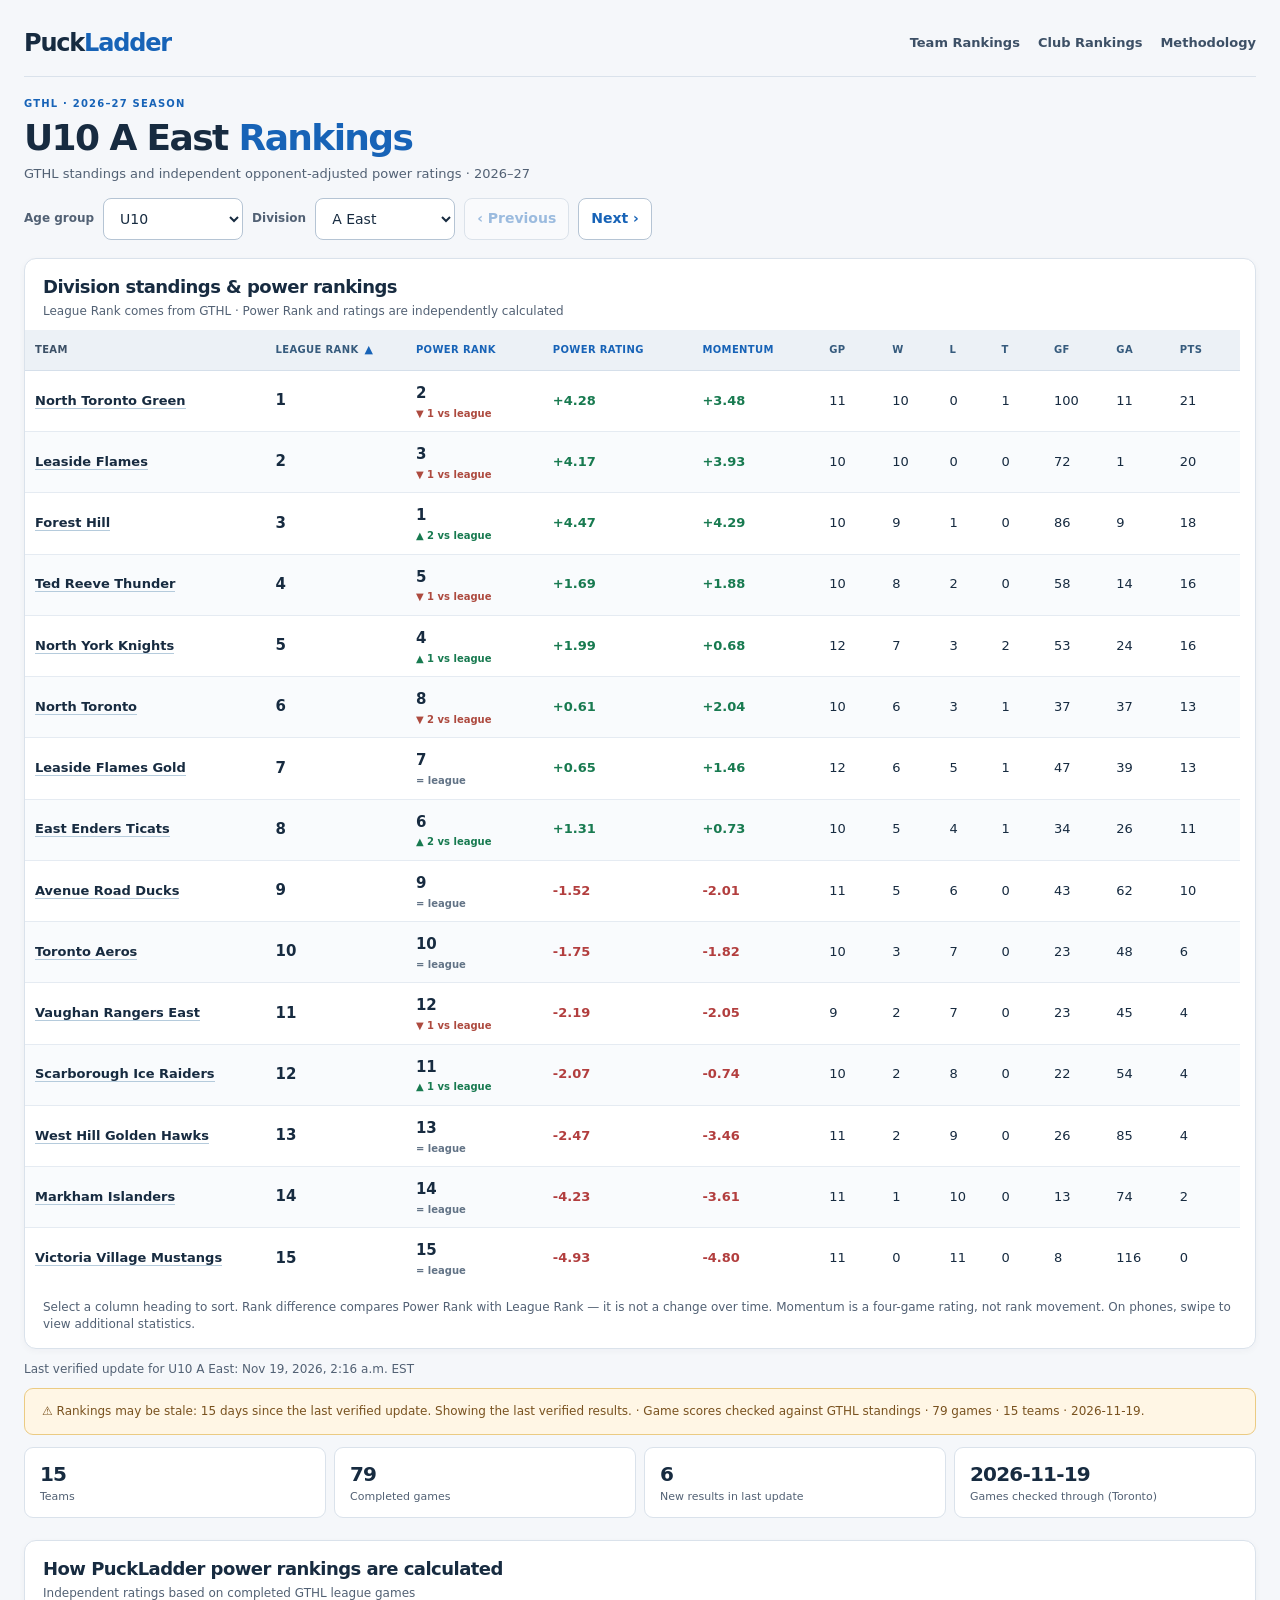
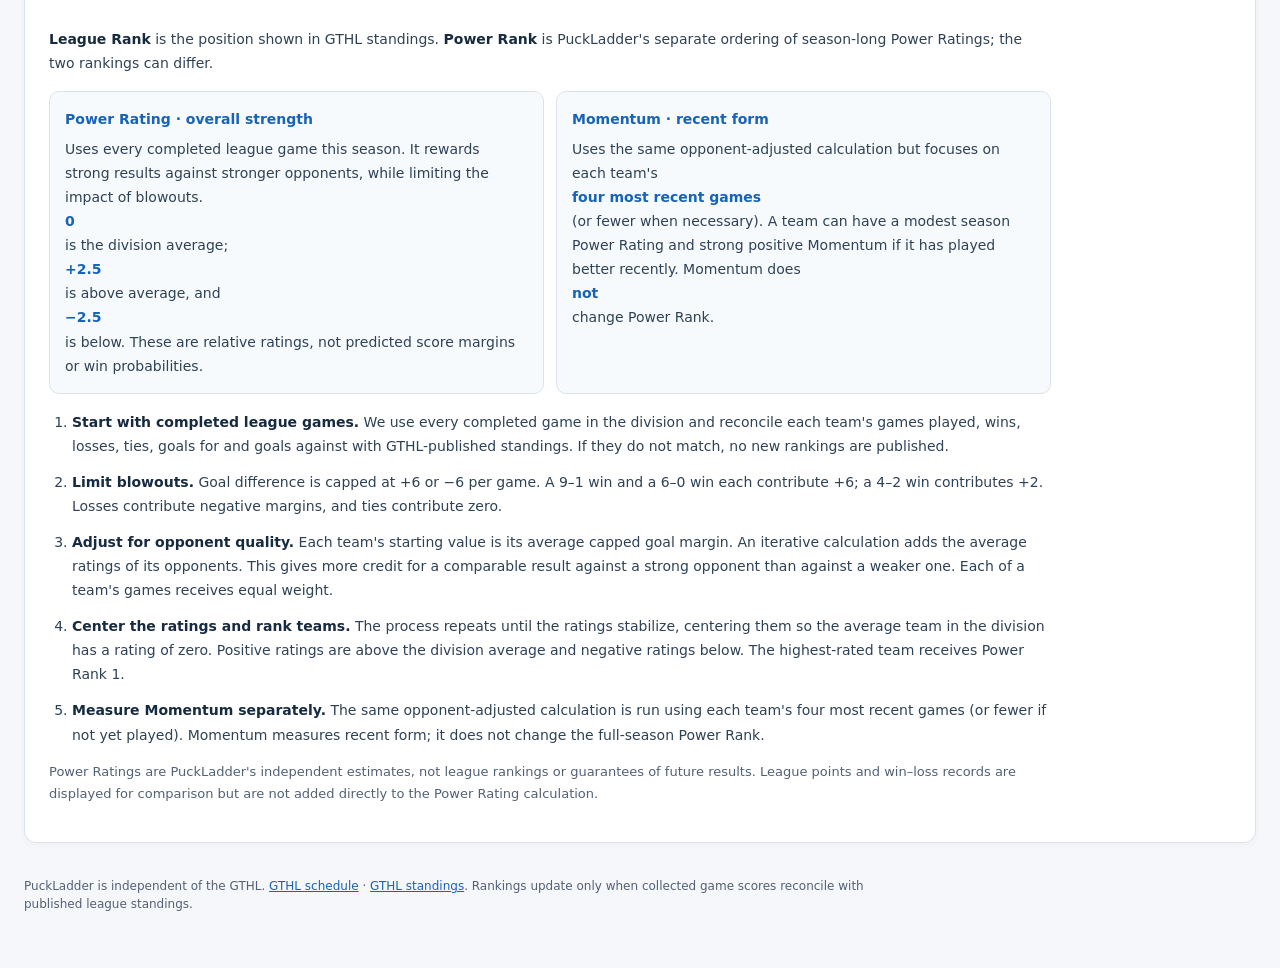
<file: index.html>
<!doctype html>
<html lang="en"><head><meta charset="utf-8"/><meta name="viewport" content="width=device-width,initial-scale=1"/>
<title>PuckLadder · GTHL youth hockey power rankings</title>
<!-- Public content is published from a sanitized, verified snapshot bundle. -->
<meta name="description" content="PuckLadder — Youth Hockey Power Rankings. See where your team stands with opponent-adjusted power rankings and GTHL-published league standings."/>
<style>
:root{color-scheme:dark;--bg:#091626;--panel:#11273c;--muted:#94a9b9;--line:#234055;--fg:#f2f6fa;--accent:#71e8c1;--blue:#8dc7fc}*{box-sizing:border-box}body{margin:0;background:radial-gradient(ellipse at 88% -15%,#164761 0,transparent 55%),var(--bg);font:15px/1.55 system-ui,-apple-system,Segoe UI,sans-serif;color:var(--fg)}.wrap{max-width:1480px;margin:0 auto;padding:24px 26px 80px}nav{display:flex;align-items:center;justify-content:space-between;padding-bottom:24px;border-bottom:1px solid var(--line)}.brand{font-size:22px;font-weight:850;letter-spacing:-.04em}.brand span{color:var(--accent)}.navsmall{color:var(--muted);font-size:12px}.hero{padding:54px 0 27px}.kicker{text-transform:uppercase;letter-spacing:.18em;color:var(--accent);font-weight:750;font-size:11px}h1{font-size:clamp(34px,6vw,56px);letter-spacing:-.055em;line-height:1.08;margin:13px 0 14px}h1 em{font-style:normal;color:var(--blue)}.subtitle{max-width:720px;color:var(--muted)}.metrics{display:grid;grid-template-columns:repeat(4,1fr);gap:12px;margin:20px 0}.metric{border:1px solid var(--line);background:rgba(17,39,60,.8);padding:22px;border-radius:14px}.metric strong{display:block;font-size:27px;letter-spacing:-.04em}.metric small{display:block;color:var(--muted)}.status{padding:14px 17px;border:1px solid #376c5f;background:#102d2e;border-radius:9px;color:#b7f3df;font-size:13px;margin-bottom:22px}.status.warn{border-color:#916b31;background:#3a2817;color:#f9dda5}.panel{border:1px solid var(--line);background:#102236;border-radius:16px;overflow:hidden;margin:18px 0}.panelHead{padding:21px 24px;display:flex;align-items:center;justify-content:space-between;gap:16px;flex-wrap:wrap}.panelHead h2{font-size:19px;letter-spacing:-.03em;margin:0}.panelHead p{color:var(--muted);font-size:13px;margin:3px 0 0}.sortHeader{appearance:none;border:0;background:transparent;color:inherit;font:inherit;letter-spacing:inherit;text-transform:inherit;font-weight:inherit;cursor:pointer;display:inline-flex;align-items:center;gap:6px;text-align:left;padding:0;white-space:nowrap}.sortHeader:hover,.sortHeader:focus-visible{color:#fff;text-decoration:underline;text-underline-offset:3px}.sortHeader:focus-visible{outline:2px solid var(--blue);outline-offset:4px;border-radius:3px}.sortArrow{min-width:12px;font-size:11px;color:var(--accent)}table{width:100%;border-collapse:collapse;font-size:13px}thead{background:#172f45}th{text-align:left;font-weight:550;font-size:11px;text-transform:uppercase;letter-spacing:.08em;color:#9eb7c6;padding:13px 16px}td{padding:13px 16px;border-top:1px solid var(--line)}tr:hover td{background:#193247}.rank{font-size:18px;color:#fff;font-weight:750}.team{font-weight:700}.positive{color:#80edbe}.negative{color:#f0ad9d}.muted{color:var(--muted)}.tableScroll{overflow-x:auto}.label{font-size:10px;background:#22435c;border-radius:100px;padding:4px 9px;color:#bbd8e8}.footer{color:var(--muted);font-size:12px;max-width:850px;margin-top:35px}a{color:#8cd5ff}.loading{padding:30px;color:var(--muted)}.combinedTable{min-width:1150px}.combinedTable th,.combinedTable td{padding:12px 10px;white-space:nowrap}.combinedTable .teamCell{min-width:190px;white-space:normal}.combinedTable .leagueHeading{color:var(--accent)}.combinedTable .powerHeading{color:var(--blue)}.combinedTable .rank{font-size:16px}.teamLink{color:var(--fg);text-decoration:none;border-bottom:1px solid #4f8eae}.teamLink:hover,.teamLink:focus-visible{color:var(--accent);border-color:var(--accent)}.helpText{color:var(--muted);font-size:12px;margin:10px 24px 18px}.divisionToolbar{display:flex;align-items:center;gap:12px;flex-wrap:wrap;margin:18px 0 4px}.divisionToolbar label{font-size:14px;font-weight:700}.divisionToolbar select{padding:10px 14px;background:#102236;border:1px solid #416a81;color:var(--fg);border-radius:8px;min-width:180px;font:inherit}.divisionToolbar select:focus-visible{outline:2px solid var(--accent);outline-offset:2px}.tagline{font-size:18px;font-weight:700;color:var(--fg);margin:14px 0 8px}.intro{max-width:720px;color:var(--muted);margin:0}.record{white-space:nowrap}.methodContent{padding:0 24px 24px;max-width:1050px;color:#cbd9e5;line-height:1.72}.methodContent ol{padding-left:23px}.methodContent li{margin:12px 0}.methodContent strong{color:var(--fg)}.methodContent .note{color:var(--muted);font-size:13px}@media(max-width:750px){.wrap{padding:19px 13px 44px}.metrics{grid-template-columns:repeat(2,1fr)}.hero{padding:28px 0 17px}.metric{padding:15px}.panelHead{padding:16px}.hideMobile{display:none}td,th{padding:12px 9px}table{font-size:12px}}
.freshnessSummary{margin:12px 0;color:var(--muted);font-size:13px}
.methodQuick{display:grid;grid-template-columns:repeat(2,minmax(0,1fr));gap:12px;margin:16px 0}.methodQuick > div{background:#132b40;border:1px solid var(--line);border-radius:10px;padding:15px}.methodQuick strong{display:block;color:var(--blue)}.methodQuick p{margin:6px 0 0;font-size:14px}@media(max-width:650px){.methodQuick{grid-template-columns:1fr}}
/* Responsive navigation and accessible, horizontally scrollable rankings */
html{scroll-behavior:smooth}
.skipLink{position:absolute;top:-100px;left:12px;z-index:20;background:var(--accent);color:#091626;padding:10px 16px;border-radius:8px}
.skipLink:focus{top:8px}
.navLinks{display:flex;gap:18px;align-items:center}
.navLinks a{color:var(--muted);font-size:13px;text-decoration:none}
.navLinks a:hover,.navLinks a:focus-visible{color:var(--accent);text-decoration:underline}
.divisionStep{font:inherit;background:#18354a;color:var(--fg);border:1px solid #416a81;border-radius:8px;padding:10px 13px;min-height:44px;cursor:pointer}
.divisionStep:hover:not(:disabled){border-color:var(--accent)}
.divisionStep:disabled{opacity:.4;cursor:not-allowed}
.tableScroll{overscroll-behavior-x:contain;scrollbar-gutter:stable}
.combinedTable th:first-child,.combinedTable td:first-child{position:sticky;left:0;z-index:2;background:#102236;box-shadow:2px 0 0 var(--line)}
.combinedTable thead th:first-child{background:#172f45;z-index:3}
.combinedTable tbody tr:hover td:first-child{background:#193247}
@media(max-width:750px){
  .navLinks{gap:12px}
  .hero{padding-top:24px}
  .combinedTable{min-width:1010px}
  .combinedTable .teamCell{min-width:165px;max-width:185px}
  .combinedTable th,.combinedTable td{padding:12px 9px}
  .divisionToolbar{gap:8px}
  .divisionToolbar label{width:100%;margin-top:6px}
  .divisionToolbar select{min-height:44px;flex:1;min-width:0}
  .divisionStep{flex:1}
  .panelHead h2{font-size:17px}
}
@media(max-width:400px){.navLinks{gap:8px}.navLinks a{font-size:12px}.brand{font-size:20px}}
@media(prefers-reduced-motion:reduce){html{scroll-behavior:auto}}

/* Theme B · Modern Scorebook: compact, light, data-first, no dependencies. */
:root{color-scheme:light;--bg:#F5F7FA;--panel:#FFFFFF;--muted:#526174;--line:#DAE2EB;--fg:#172B40;--accent:#1763B7;--blue:#1763B7}
body{background:#F5F7FA;color:var(--fg);font:14px/1.45 system-ui,-apple-system,"Segoe UI",sans-serif}
.wrap{max-width:1380px;padding:18px 24px 55px}
nav{padding:8px 0 15px;border-bottom:1px solid #DAE2EB}
.brand{color:#172B40;font-size:24px;letter-spacing:-.05em}
.brand span{color:#1763B7}
.navLinks a{color:#3D5066;font-weight:650}
.navLinks a:hover,.navLinks a:focus-visible{color:#1763B7}
.hero{padding:20px 0 4px}
.kicker{color:#1763B7;font-size:10px;letter-spacing:.12em}
h1{font-size:clamp(26px,3.4vw,36px);letter-spacing:-.045em;line-height:1.15;margin:6px 0}
h1 em{color:#1763B7}
.intro{max-width:none;color:#526174;font-size:13px}
.divisionToolbar{margin:14px 0 2px;gap:9px}
.divisionToolbar label{font-size:12px;color:#526174}
.divisionToolbar select{background:#fff;color:#172B40;border:1px solid #B5C4D4;min-height:42px;min-width:140px;padding:8px 12px}
.divisionStep{background:#fff;color:#1763B7;border:1px solid #B5C4D4;min-height:42px;padding:8px 12px;font-weight:650}
.divisionStep:hover:not(:disabled){border-color:#1763B7;background:#EDF5FF}
.divisionToolbar select:focus-visible,.divisionStep:focus-visible{outline:2px solid #1763B7}
.panel{border:1px solid #DAE2EB;background:#fff;border-radius:12px;margin:12px 0;box-shadow:0 2px 7px rgba(14,40,64,.035)}
.panelHead{padding:15px 18px 10px}
.panelHead h2{font-size:18px;color:#172B40}
.panelHead p{font-size:12px;color:#526174}
thead{background:#ECF1F6}
th{color:#3C5066;border-bottom:1px solid #D5DFEA;letter-spacing:.035em;font-size:10px;font-weight:750}
td{color:#172B40;border-top:1px solid #E5EBF2}
tbody tr:nth-child(even){background:#F9FBFD}
tr:hover td{background:#EAF2FB}
.sortHeader:hover,.sortHeader:focus-visible{color:#1763B7}
.sortArrow{color:#1763B7}
.combinedTable{min-width:980px;font-variant-numeric:tabular-nums}
.combinedTable .leagueHeading{color:#365B7D}
.combinedTable .powerHeading{color:#1763B7}
.combinedTable .rank{color:#172B40;font-size:15px}
.teamLink{color:#172B40;border-bottom:1px solid #B5CBDC;font-weight:700}
.teamLink:hover,.teamLink:focus-visible{color:#1763B7;border-color:#1763B7}
.positive{color:#187A50;font-weight:700}
.negative{color:#B23E3E;font-weight:700}
.rankDifference{display:block;font-size:10px;font-weight:650;line-height:1.15;margin-top:3px;white-space:nowrap}
.rankDifference.better{color:#187A50}.rankDifference.lower{color:#AD4A3F}.rankDifference.even{color:#627386}
.momentumCell{font-variant-numeric:tabular-nums;font-weight:750}
.helpText{color:#526174;margin:10px 18px 15px}
.freshnessSummary{font-size:12px;color:#526174;margin:9px 0}
.status{background:#E9F5EF;border:1px solid #BEDDCE;color:#165939;margin:0 0 12px;font-size:12px}
.status.warn{background:#FFF6E5;color:#79521F;border-color:#EBCB83}
.metrics{grid-template-columns:repeat(4,minmax(0,1fr));gap:8px;margin:10px 0 22px}
.metric{background:#fff;border:1px solid #DAE2EB;padding:12px 15px;border-radius:9px}
.metric strong{color:#172B40;font-size:20px}
.metric small{color:#526174;font-size:11px}
.methodContent{color:#2E4256}
.methodContent strong{color:#172B40}
.methodQuick > div{background:#F7FAFD;border-color:#DAE2EB}
.methodQuick strong{color:#1763B7}
.footer{color:#526174}
a{color:#1763B7}
.skipLink{background:#1763B7;color:#fff}
.tableScroll{scrollbar-color:#B0C2D4 #F5F7FA}
.combinedTable th:first-child,.combinedTable td:first-child{background:#fff;box-shadow:2px 0 0 #DAE2EB}
.combinedTable thead th:first-child{background:#ECF1F6}
.combinedTable tbody tr:nth-child(even) td:first-child{background:#F9FBFD}
.combinedTable tbody tr:hover td:first-child{background:#EAF2FB}
@media(max-width:750px){
 .wrap{padding:10px 10px 36px}.hero{padding:13px 0 2px}
 nav{padding:8px 2px 12px}.brand{font-size:21px}
 .divisionToolbar{display:grid;grid-template-columns:1fr 1fr;gap:6px 8px}
 .divisionToolbar label{width:auto;margin:0;align-self:end}
 .divisionToolbar label[for="ageSelect"]{grid-column:1;grid-row:1}
 #ageSelect{grid-column:1;grid-row:2}
 .divisionToolbar label[for="divisionSelect"]{grid-column:2;grid-row:1}
 #divisionSelect{grid-column:2;grid-row:2}
 .divisionStep{grid-row:3;min-height:40px}
 .combinedTable{min-width:980px}
 .combinedTable th,.combinedTable td{padding:10px 7px}
 .combinedTable th:first-child,.combinedTable td:first-child{position:sticky;left:0;width:148px;min-width:148px;max-width:148px;z-index:3}
 .combinedTable th:nth-child(2),.combinedTable td:nth-child(2){position:sticky;left:148px;width:65px;min-width:65px;max-width:65px;z-index:3;background:#fff;box-shadow:1px 0 0 #DAE2EB}
 .combinedTable th:nth-child(3),.combinedTable td:nth-child(3){position:sticky;left:213px;width:84px;min-width:84px;max-width:84px;z-index:3;background:#fff;box-shadow:2px 0 0 #DAE2EB}
 .combinedTable thead th:nth-child(2),.combinedTable thead th:nth-child(3){background:#ECF1F6;z-index:4}
 .combinedTable tbody tr:nth-child(even) td:nth-child(-n+3){background:#F9FBFD}
 .combinedTable tbody tr:hover td:nth-child(-n+3){background:#EAF2FB}
 .combinedTable .teamCell{min-width:148px;max-width:148px;white-space:normal;overflow-wrap:anywhere}
 .rankDifference{font-size:9px;white-space:normal}
 .panelHead{padding:12px 12px 8px}
 .panelHead h2{font-size:16px}
 .panelHead p{font-size:11px}
 .helpText{margin:9px 12px 12px}
 .metrics{grid-template-columns:repeat(2,minmax(0,1fr))}
 .metric{padding:9px 11px}
 .metric strong{font-size:18px}
}
@media(max-width:365px){
 .combinedTable th:first-child,.combinedTable td:first-child{width:125px;min-width:125px;max-width:125px}
 .combinedTable th:nth-child(2),.combinedTable td:nth-child(2){left:125px}
 .combinedTable th:nth-child(3),.combinedTable td:nth-child(3){left:190px}
 .combinedTable .teamCell{min-width:125px;max-width:125px}
}
</style></head><body><main class="wrap">
<a class="skipLink" href="#rankings">Skip to rankings</a>
<nav><div class="brand">Puck<span>Ladder</span></div><div class="navLinks"><a href="#rankings">Team Rankings</a><a href="./clubs.html">Club Rankings</a><a href="#methodTitle">Methodology</a></div></nav>
<header class="hero"><div class="kicker">GTHL · 2026–27 season</div><h1><span id="ageLabel">U10</span> <span id="divisionLabel">A East</span> <em>Rankings</em></h1><p class="intro">GTHL standings and independent opponent-adjusted power ratings · 2026–27</p><div class="divisionToolbar"><label for="ageSelect">Age group</label><select id="ageSelect" aria-label="Choose age group"><option value="U10">U10</option><option value="U11">U11</option><option value="U12">U12</option><option value="U13">U13</option><option value="U14">U14</option><option value="U15">U15</option><option value="U16">U16</option><option value="U17">U17</option><option value="U18">U18</option></select><label for="divisionSelect">Division</label><select id="divisionSelect" aria-label="Choose division"><option value="a-east">A East</option><option value="a-west">A West</option><option value="aa-east">AA East</option><option value="aa-west">AA West</option><option value="aaa">AAA</option></select><button id="prevDivision" type="button" class="divisionStep" aria-label="Previous division">‹ Previous</button><button id="nextDivision" type="button" class="divisionStep" aria-label="Next division">Next ›</button></div></header>

<section class="panel" id="rankings">
  <div class="panelHead">
    <div><h2>Division standings &amp; power rankings</h2><p>League Rank comes from GTHL · Power Rank and ratings are independently calculated</p></div>
  </div>
  <div class="tableScroll" role="region" aria-label="Scrollable rankings table" tabindex="0">
    <table class="combinedTable">
      <thead><tr>
        <th><button type="button" class="sortHeader" data-sort-key="team" title="Sort by Team"><span>Team</span><span class="sortArrow" aria-hidden="true"></span></button></th>
        <th class="leagueHeading" aria-sort="ascending"><button type="button" class="sortHeader" data-sort-key="leagueRank" title="Sort by League Rank"><span>League Rank</span><span class="sortArrow" aria-hidden="true"></span></button></th>
        <th class="powerHeading"><button type="button" class="sortHeader" data-sort-key="rank" title="Sort by Power Rank"><span>Power Rank</span><span class="sortArrow" aria-hidden="true"></span></button></th>
        <th class="powerHeading"><button type="button" class="sortHeader" data-sort-key="power_rating" title="Sort by Power Rating"><span>Power Rating</span><span class="sortArrow" aria-hidden="true"></span></button></th>
        <th class="powerHeading"><button type="button" class="sortHeader" data-sort-key="momentum_rating" title="Sort by Momentum"><span>Momentum</span><span class="sortArrow" aria-hidden="true"></span></button></th>
        <th class="leagueHeading"><button type="button" class="sortHeader" data-sort-key="gp" title="Sort by GP"><span>GP</span><span class="sortArrow" aria-hidden="true"></span></button></th>
        <th class="leagueHeading"><button type="button" class="sortHeader" data-sort-key="w" title="Sort by W"><span>W</span><span class="sortArrow" aria-hidden="true"></span></button></th>
        <th class="leagueHeading"><button type="button" class="sortHeader" data-sort-key="l" title="Sort by L"><span>L</span><span class="sortArrow" aria-hidden="true"></span></button></th>
        <th class="leagueHeading"><button type="button" class="sortHeader" data-sort-key="t" title="Sort by T"><span>T</span><span class="sortArrow" aria-hidden="true"></span></button></th>
        <th class="leagueHeading"><button type="button" class="sortHeader" data-sort-key="gf" title="Sort by GF"><span>GF</span><span class="sortArrow" aria-hidden="true"></span></button></th>
        <th class="leagueHeading"><button type="button" class="sortHeader" data-sort-key="ga" title="Sort by GA"><span>GA</span><span class="sortArrow" aria-hidden="true"></span></button></th>
        <th class="leagueHeading"><button type="button" class="sortHeader" data-sort-key="pts" title="Sort by PTS"><span>PTS</span><span class="sortArrow" aria-hidden="true"></span></button></th>
      </tr></thead>
      <tbody id="rankBody"><tr><td colspan="12" class="loading">Loading verified rankings and standings...</td></tr></tbody>
    </table>
  </div>
  <p class="helpText">Select a column heading to sort. Rank difference compares Power Rank with League Rank — it is not a change over time. Momentum is a four-game rating, not rank movement. On phones, swipe to view additional statistics.</p>
</section>
<p id="lastUpdated" class="freshnessSummary" aria-live="polite">Last verified update: checking…</p>
<div id="status" class="status warn">Loading verified snapshot...</div>
<div class="metrics"><div class="metric"><strong id="teams">—</strong><small>Teams</small></div><div class="metric"><strong id="games">—</strong><small>Completed games</small></div><div class="metric"><strong id="newGames">—</strong><small>New results in last update</small></div><div class="metric"><strong id="updated">—</strong><small>Games checked through (Toronto)</small></div></div>
<section class="panel" aria-labelledby="methodTitle">
<div class="panelHead"><div><h2 id="methodTitle">How PuckLadder power rankings are calculated</h2><p>Independent ratings based on completed GTHL league games</p></div></div>
<div class="methodContent">
<p><strong>League Rank</strong> is the position shown in GTHL standings. <strong>Power Rank</strong> is PuckLadder's separate ordering of season-long Power Ratings; the two rankings can differ.</p>
<div class="methodQuick">
<div><strong>Power Rating · overall strength</strong><p>Uses every completed league game this season. It rewards strong results against stronger opponents, while limiting the impact of blowouts. <strong>0</strong> is the division average; <strong>+2.5</strong> is above average, and <strong>−2.5</strong> is below. These are relative ratings, not predicted score margins or win probabilities.</p></div>
<div><strong>Momentum · recent form</strong><p>Uses the same opponent-adjusted calculation but focuses on each team's <strong>four most recent games</strong> (or fewer when necessary). A team can have a modest season Power Rating and strong positive Momentum if it has played better recently. Momentum does <strong>not</strong> change Power Rank.</p></div>
</div>
<ol>
<li><strong>Start with completed league games.</strong> We use every completed game in the division and reconcile each team's games played, wins, losses, ties, goals for and goals against with GTHL-published standings. If they do not match, no new rankings are published.</li>
<li><strong>Limit blowouts.</strong> Goal difference is capped at +6 or −6 per game. A 9–1 win and a 6–0 win each contribute +6; a 4–2 win contributes +2. Losses contribute negative margins, and ties contribute zero.</li>
<li><strong>Adjust for opponent quality.</strong> Each team's starting value is its average capped goal margin. An iterative calculation adds the average ratings of its opponents. This gives more credit for a comparable result against a strong opponent than against a weaker one. Each of a team's games receives equal weight.</li>
<li><strong>Center the ratings and rank teams.</strong> The process repeats until the ratings stabilize, centering them so the average team in the division has a rating of zero. Positive ratings are above the division average and negative ratings below. The highest-rated team receives Power Rank 1.</li>
<li><strong>Measure Momentum separately.</strong> The same opponent-adjusted calculation is run using each team's four most recent games (or fewer if not yet played). Momentum measures recent form; it does not change the full-season Power Rank.</li>
</ol>
<p class="note">Power Ratings are PuckLadder's independent estimates, not league rankings or guarantees of future results. League points and win–loss records are displayed for comparison but are not added directly to the Power Rating calculation.</p>
</div></section>
<footer class="footer">PuckLadder is independent of the GTHL. <a href="https://gthlcanada.com/schedule/">GTHL schedule</a> · <a href="https://gthlcanada.com/standing/">GTHL standings</a>. Rankings update only when collected game scores reconcile with published league standings.</footer>
</main><script>
let snapshot=null, sortKey='leagueRank', sortDirection='asc';
const $=id=>document.getElementById(id);
const DIVISIONS={
  'u10-a-east':{age:'U10',name:'A East',full:'GTHL U10 A East',path:'./data/latest.json'},
  'u10-a-west':{age:'U10',name:'A West',full:'GTHL U10 A West',path:'./data/u10-a-west.json'},
  'u10-aa-east':{age:'U10',name:'AA East',full:'GTHL U10 AA East',path:'./data/u10-aa-east.json'},
  'u10-aa-west':{age:'U10',name:'AA West',full:'GTHL U10 AA West',path:'./data/u10-aa-west.json'},
  'u10-aaa':{age:'U10',name:'AAA',full:'GTHL U10 AAA',path:'./data/u10-aaa.json'},
  'u11-a-east':{age:'U11',name:'A East',full:'GTHL U11 A East',path:'./data/u11-a-east.json'},
  'u11-a-west':{age:'U11',name:'A West',full:'GTHL U11 A West',path:'./data/u11-a-west.json'},
  'u11-aa-east':{age:'U11',name:'AA East',full:'GTHL U11 AA East',path:'./data/u11-aa-east.json'},
  'u11-aa-west':{age:'U11',name:'AA West',full:'GTHL U11 AA West',path:'./data/u11-aa-west.json'},
  'u11-aaa':{age:'U11',name:'AAA',full:'GTHL U11 AAA',path:'./data/u11-aaa.json'},
  'u12-a-east':{age:'U12',name:'A East',full:'GTHL U12 A East',path:'./data/u12-a-east.json'},
  'u12-a-west':{age:'U12',name:'A West',full:'GTHL U12 A West',path:'./data/u12-a-west.json'},
  'u12-aa-east':{age:'U12',name:'AA East',full:'GTHL U12 AA East',path:'./data/u12-aa-east.json'},
  'u12-aa-west':{age:'U12',name:'AA West',full:'GTHL U12 AA West',path:'./data/u12-aa-west.json'},
  'u12-aaa':{age:'U12',name:'AAA',full:'GTHL U12 AAA',path:'./data/u12-aaa.json'},
  'u13-a-east':{age:'U13',name:'A East',full:'GTHL U13 A East',path:'./data/u13-a-east.json'},
  'u13-a-west':{age:'U13',name:'A West',full:'GTHL U13 A West',path:'./data/u13-a-west.json'},
  'u13-aa-east':{age:'U13',name:'AA East',full:'GTHL U13 AA East',path:'./data/u13-aa-east.json'},
  'u13-aa-west':{age:'U13',name:'AA West',full:'GTHL U13 AA West',path:'./data/u13-aa-west.json'},
  'u13-aaa':{age:'U13',name:'AAA',full:'GTHL U13 AAA',path:'./data/u13-aaa.json'},
  'u14-a-east':{age:'U14',name:'A East',full:'GTHL U14 A East',path:'./data/u14-a-east.json'},
  'u14-a-west':{age:'U14',name:'A West',full:'GTHL U14 A West',path:'./data/u14-a-west.json'},
  'u14-aa-east':{age:'U14',name:'AA East',full:'GTHL U14 AA East',path:'./data/u14-aa-east.json'},
  'u14-aa-west':{age:'U14',name:'AA West',full:'GTHL U14 AA West',path:'./data/u14-aa-west.json'},
  'u14-aaa':{age:'U14',name:'AAA',full:'GTHL U14 AAA',path:'./data/u14-aaa.json'},
  'u15-a-east':{age:'U15',name:'A East',full:'GTHL U15 A East',path:'./data/u15-a-east.json'},
  'u15-a-west':{age:'U15',name:'A West',full:'GTHL U15 A West',path:'./data/u15-a-west.json'},
  'u15-aa-east':{age:'U15',name:'AA East',full:'GTHL U15 AA East',path:'./data/u15-aa-east.json'},
  'u15-aa-west':{age:'U15',name:'AA West',full:'GTHL U15 AA West',path:'./data/u15-aa-west.json'},
  'u15-aaa':{age:'U15',name:'AAA',full:'GTHL U15 AAA',path:'./data/u15-aaa.json'},
  'u16-a-east':{age:'U16',name:'A East',full:'GTHL U16 A East',path:'./data/u16-a-east.json'},
  'u16-a-west':{age:'U16',name:'A West',full:'GTHL U16 A West',path:'./data/u16-a-west.json'},
  'u16-aa-east':{age:'U16',name:'AA East',full:'GTHL U16 AA East',path:'./data/u16-aa-east.json'},
  'u16-aa-west':{age:'U16',name:'AA West',full:'GTHL U16 AA West',path:'./data/u16-aa-west.json'},
  'u16-aaa':{age:'U16',name:'AAA',full:'GTHL U16 AAA',path:'./data/u16-aaa.json'},
  'u17-a-east':{age:'U17',name:'A East',full:'GTHL U17 A East',path:'./data/u17-a-east.json'},
  'u17-a-west':{age:'U17',name:'A West',full:'GTHL U17 A West',path:'./data/u17-a-west.json'},
  'u17-aa':{age:'U17',name:'AA',full:'GTHL U17 AA',path:'./data/u17-aa.json'},
  'u18-a-east':{age:'U18',name:'A East',full:'GTHL U18 A East',path:'./data/u18-a-east.json'},
  'u18-a-west':{age:'U18',name:'A West',full:'GTHL U18 A West',path:'./data/u18-a-west.json'},
  'u18-aa':{age:'U18',name:'AA',full:'GTHL U18 AA',path:'./data/u18-aa.json'},
  'u18-aaa':{age:'U18',name:'AAA',full:'GTHL U18 AAA',path:'./data/u18-aaa.json'}
};

function torontoDayAge(iso){
  if(!/^\d{4}-\d{2}-\d{2}$/.test(iso||''))return null;
  const parts=new Intl.DateTimeFormat('en-CA',{timeZone:'America/Toronto',year:'numeric',month:'2-digit',day:'2-digit'}).formatToParts(new Date());
  const values=Object.fromEntries(parts.filter(p=>p.type!=='literal').map(p=>[p.type,p.value]));
  const today=Date.UTC(Number(values.year),Number(values.month)-1,Number(values.day));
  const then=Date.parse(iso+'T00:00:00Z');
  if(!Number.isFinite(then))return null;
  const days=Math.round((today-then)/86400000);
  return days>=0?days:null;
}
function torontoUpdateLabel(iso){
  if(!iso)return 'Collection time unavailable';
  const d=new Date(iso);
  if(!Number.isFinite(d.getTime()))return 'Collection time unavailable';
  return new Intl.DateTimeFormat('en-CA',{timeZone:'America/Toronto',year:'numeric',month:'short',day:'numeric',hour:'numeric',minute:'2-digit',timeZoneName:'short'}).format(d);
}
async function loadFreshness(){
  try{
    const response=await fetch('./data/freshness.json',{cache:'no-cache'});
    if(!response.ok)throw new Error('HTTP '+response.status);
    const manifest=await response.json();
    if(manifest.season!=='2026–27'||!manifest.divisions||typeof manifest.divisions!=='object')
      throw new Error('Invalid division update data');
    const selectedEntry=manifest.divisions[division];
    $('lastUpdated').textContent=selectedEntry
      ?'Last verified update for '+selected.age+' '+selected.name+': '+torontoUpdateLabel(selectedEntry.collected_at_utc)
      :'Last verified update for this division: unavailable';
  }catch(error){
    $('lastUpdated').textContent='Last verified collection time unavailable; see games-through date below.';
  }
}

const requestedDivision=new URLSearchParams(window.location.search).get('division');
const division=Object.prototype.hasOwnProperty.call(DIVISIONS,requestedDivision)?requestedDivision:'u10-a-east';
const selected=DIVISIONS[division];
const divisionKeys=Object.keys(DIVISIONS);
const divisionPosition=divisionKeys.indexOf(division);
function setDivisionStep(id,offset){
  const button=$(id),next=divisionKeys[divisionPosition+offset];
  button.disabled=!next;
  if(next){
    const spec=DIVISIONS[next];
    button.setAttribute('aria-label',(offset<0?'Previous':'Next')+' division: '+spec.age+' '+spec.name);
    button.addEventListener('click',()=>{
      const url=new URL('./index.html',window.location.href);
      if(next!=='u10-a-east')url.searchParams.set('division',next);
      else url.searchParams.delete('division');
      window.location.assign(url.toString());
    });
  }
}
setDivisionStep('prevDivision',-1);
setDivisionStep('nextDivision',1);
document.title=selected.full+' rankings · PuckLadder';
$('ageSelect').value=selected.age;
function populateDivisionOptions(age,preferred){
  const select=$('divisionSelect');
  const allowed=Object.keys(DIVISIONS).filter(slug=>DIVISIONS[slug].age===age);
  select.replaceChildren();
  for(const slug of allowed){
    const opt=document.createElement('option');
    opt.value=slug.slice(4);
    opt.textContent=DIVISIONS[slug].name;
    select.appendChild(opt);
  }
  if(allowed.includes(age.toLowerCase()+'-'+preferred))select.value=preferred;
  else if(allowed.length)select.value=allowed[0].slice(4);
}
populateDivisionOptions(selected.age,division.slice(4));
$('ageLabel').textContent=selected.age;
$('divisionLabel').textContent=selected.name;
function navigateDivision(){
  const next=$('ageSelect').value.toLowerCase()+'-'+$('divisionSelect').value;
  if(!Object.prototype.hasOwnProperty.call(DIVISIONS,next))return;
  const url=new URL('./index.html',window.location.href);
  if(next!=='u10-a-east')url.searchParams.set('division',next);
  window.location.assign(url.toString());
}
$('ageSelect').addEventListener('change',()=>{
  populateDivisionOptions($('ageSelect').value,$('divisionSelect').value);
  navigateDivision();
});
$('divisionSelect').addEventListener('change',navigateDivision);
const numericKeys=new Set(['leagueRank','rank','power_rating','momentum_rating','gp','w','l','t','gf','ga','pts']);
const defaultDirection=key=>key==='team'||key==='leagueRank'||key==='rank'?'asc':'desc';
function td(row,value,cls){
  const cell=document.createElement('td');
  cell.textContent=String(value??'—');
  if(cls)cell.className=cls;
  row.appendChild(cell);
  return cell;
}
function updateHeaders(){
  document.querySelectorAll('.sortHeader').forEach(button=>{
    const active=button.dataset.sortKey===sortKey;
    const th=button.closest('th');
    th.setAttribute('aria-sort',active?(sortDirection==='asc'?'ascending':'descending'):'none');
    button.querySelector('.sortArrow').textContent=active?(sortDirection==='asc'?'▲':'▼'):'';
    button.setAttribute('aria-label','Sort by '+button.querySelector('span').textContent+(active?', currently '+(sortDirection==='asc'?'ascending':'descending'):''));
  });
}
function render(){
  if(!snapshot)return;
  const lookup=new Map(snapshot.standings.map((s,i)=>[s.team,{...s,leagueRank:i+1}]));
  const rows=[...snapshot.rankings];
  function value(row,key){
    if(key==='team')return row.team;
    if(key==='rank'||key==='power_rating'||key==='momentum_rating')return Number(row[key]);
    return Number(lookup.get(row.team)[key]);
  }
  rows.sort((a,b)=>{
    let cmp=0;
    if(numericKeys.has(sortKey))cmp=value(a,sortKey)-value(b,sortKey);
    else cmp=value(a,sortKey).localeCompare(value(b,sortKey));
    if(cmp!==0)return sortDirection==='asc'?cmp:-cmp;
    return lookup.get(a.team).leagueRank-lookup.get(b.team).leagueRank;
  });
  const body=$('rankBody');
  const fragment=document.createDocumentFragment();
  for(const rank of rows){
    const standing=lookup.get(rank.team);
    const row=document.createElement('tr');
    const teamCell=document.createElement('td');teamCell.className='team teamCell';
    const link=document.createElement('a');
    link.className='teamLink';
    link.textContent=rank.team;
    link.href='./team.html?team='+encodeURIComponent(rank.team)+'&division='+encodeURIComponent(division);
    link.setAttribute('aria-label','View '+rank.team+' game results');
    teamCell.appendChild(link);row.appendChild(teamCell);
    td(row,standing.leagueRank,'rank');
    const rankCell=td(row,rank.rank,'rank powerRankCell');
    const delta=standing.leagueRank-Number(rank.rank);
    const indicator=document.createElement('small');
    indicator.className='rankDifference '+(delta>0?'better':delta<0?'lower':'even');
    indicator.textContent=delta>0?'▲ '+delta+' vs league':delta<0?'▼ '+Math.abs(delta)+' vs league':'= league';
    indicator.setAttribute('aria-label',delta>0?'Power Rank is '+delta+' places higher than League Rank':delta<0?'Power Rank is '+Math.abs(delta)+' places lower than League Rank':'Power Rank matches League Rank');
    rankCell.appendChild(indicator);
    const power=Number(rank.power_rating),momentum=Number(rank.momentum_rating);
    td(row,(power>0?'+':'')+power.toFixed(2),power>=0?'positive':'negative');
    const momentumCell=td(row,(momentum>0?'+':'')+momentum.toFixed(2),'momentumCell '+(momentum>=0?'positive':'negative'));
    momentumCell.setAttribute('aria-label','Four-game opponent-adjusted Momentum rating '+(momentum>0?'plus ':'')+momentum.toFixed(2)+'. Not a ranking change.');
    for(const key of ['gp','w','l','t','gf','ga','pts'])td(row,standing[key]);
    fragment.appendChild(row);
  }
  if(!rows.length){
    const row=document.createElement('tr');
    const cell=td(row,'No matching teams','loading');
    cell.colSpan=12;fragment.appendChild(row);
  }
  body.replaceChildren(fragment);
  updateHeaders();
}
async function init(){
  try{
    const response=await fetch(DIVISIONS[division].path,{cache:'no-cache'});
    if(response.status===404)throw new Error('Rankings for '+DIVISIONS[division].age+' '+DIVISIONS[division].name+' are not available yet. This division is awaiting a complete, reconciled GTHL snapshot.');
    if(!response.ok)throw new Error('HTTP '+response.status);
    snapshot=await response.json();
    if(snapshot.division!==DIVISIONS[division].full)throw new Error('Division mismatch — data was not displayed.');
    if(snapshot.status!=='verified_against_official_GTHL_standings'||!snapshot.quality?.rankings_published)
      throw new Error('Snapshot is not verified');
    if(!Array.isArray(snapshot.rankings)||!Array.isArray(snapshot.standings)||snapshot.rankings.length!==snapshot.team_count||snapshot.standings.length!==snapshot.team_count)
      throw new Error('GTHL standings are missing');
    const teams=new Set(snapshot.standings.map(x=>x.team));
    if(teams.size!==snapshot.team_count||!snapshot.rankings.every(x=>teams.has(x.team)))
      throw new Error('Team names do not reconcile');
    $('teams').textContent=snapshot.team_count;
    $('games').textContent=snapshot.game_count;
    $('newGames').textContent=snapshot.changes.added;
    $('updated').textContent=snapshot.as_of_toronto;
    const daysOld=torontoDayAge(snapshot.as_of_toronto);
    const stale=daysOld===null||daysOld>2;
    const state=$('status');
    state.className=stale?'status warn':'status';
    state.textContent=(stale?'⚠ Rankings may be stale: '+(daysOld===null?'update date cannot be verified':daysOld+' days since the last verified update')+'. Showing the last verified results. · ':'')+'Game scores checked against GTHL standings · '+snapshot.game_count+' games · '+snapshot.team_count+' teams · '+snapshot.as_of_toronto+'.';
    render();
  }catch(error){
    $('status').className='status warn';
    $('status').textContent=error.message;
    $('rankBody').replaceChildren();
    $('teams').textContent='—';$('games').textContent='—';$('newGames').textContent='—';$('updated').textContent='—';
  }
}
document.querySelectorAll('.sortHeader').forEach(button=>button.addEventListener('click',()=>{
  const key=button.dataset.sortKey;
  if(key===sortKey)sortDirection=sortDirection==='asc'?'desc':'asc';
  else {sortKey=key;sortDirection=defaultDirection(key);}
  render();
}));
updateHeaders();
loadFreshness();
init();
</script></body></html>
</file>
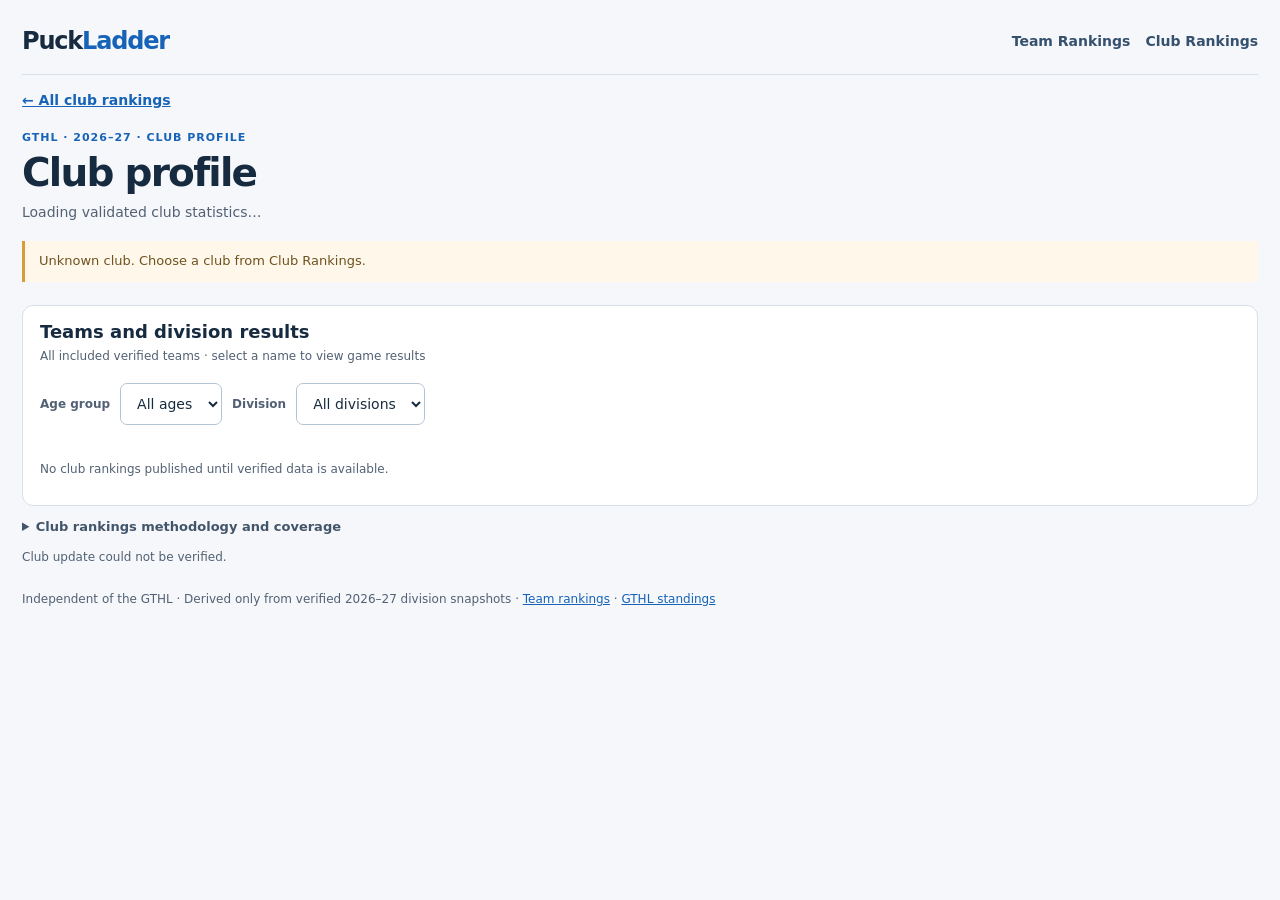
<file: club.html>
<!doctype html>
<html lang="en"><head><meta charset="utf-8"><meta name="viewport" content="width=device-width,initial-scale=1">
<title>Club Profile · PuckLadder</title>
<meta name="description" content="Verified GTHL club team results and aggregate performance">
<link rel="stylesheet" href="./club-style.css"></head><body><main class="wrap">
<a class="skip" href="#clubContent">Skip to club statistics</a>
<nav><a class="brand" href="./index.html">Puck<span>Ladder</span></a><div class="navLinks"><a href="./index.html">Team Rankings</a><a href="./clubs.html">Club Rankings</a></div></nav>
<a class="back" href="./clubs.html">← All club rankings</a>
<header><div class="eyebrow">GTHL · 2026–27 · Club profile</div><h1 id="clubHeading">Club profile</h1><p id="clubSubheading">Loading validated club statistics…</p></header>
<div class="notice" id="coverageNotice" hidden></div>
<section id="clubContent" class="stats" aria-label="Club statistics"></section>
<section class="panel"><div class="panelHead"><h2>Teams and division results</h2><p>All included verified teams · select a name to view game results</p></div>
<div class="controls"><label for="ageFilter">Age group</label><select id="ageFilter"><option value="">All ages</option></select><label for="divisionFilter">Division</label><select id="divisionFilter"><option value="">All divisions</option></select></div>
<div class="scroll" role="region" tabindex="0" aria-label="Sortable club teams table"><table class="clubTeams"><thead id="tableHead"></thead><tbody id="tableBody"><tr><td>Loading…</td></tr></tbody></table></div><p class="meta" id="rowCount"></p></section>
<details class="details"><summary>Club rankings methodology and coverage</summary><p>Each team receives a normalized divisional percentile of (division size − League Rank) ÷ (division size − 1) × 100. A club's score is the unweighted average of its eligible teams' percentiles. Divisions with fewer than two teams do not contribute to that average. Ties are broken by Club Win % and then lower average Power Rank. All averages use existing verified team-level values; no power ratings are recalculated.</p><p>Win % = (wins + 0.5 × ties) ÷ games × 100. Zero-game records have unavailable win percentages, never zero. Club rankings are generated solely from PuckLadder’s verified division datasets. Every included team is assigned to one club. Clubs absent from the verified data are excluded, and operating fewer teams or age groups does not lower coverage. GP, W, L, T, GF, GA and points are summed across included teams.</p><p>League Rank refers to published GTHL division position; Power Rank and Momentum are independent PuckLadder analytics. Average ranks are descriptive, not the club ranking formula.</p></details>
<p class="timestamp" id="verifiedAt">Checking verified collection timestamps…</p>
<footer class="footer">Independent of the GTHL · Derived only from verified 2026–27 division snapshots · <a href="./index.html">Team rankings</a> · <a href="https://gthlcanada.com/standing/">GTHL standings</a></footer>
</main><script src="./club-ui.js" defer></script></body></html>
</file>
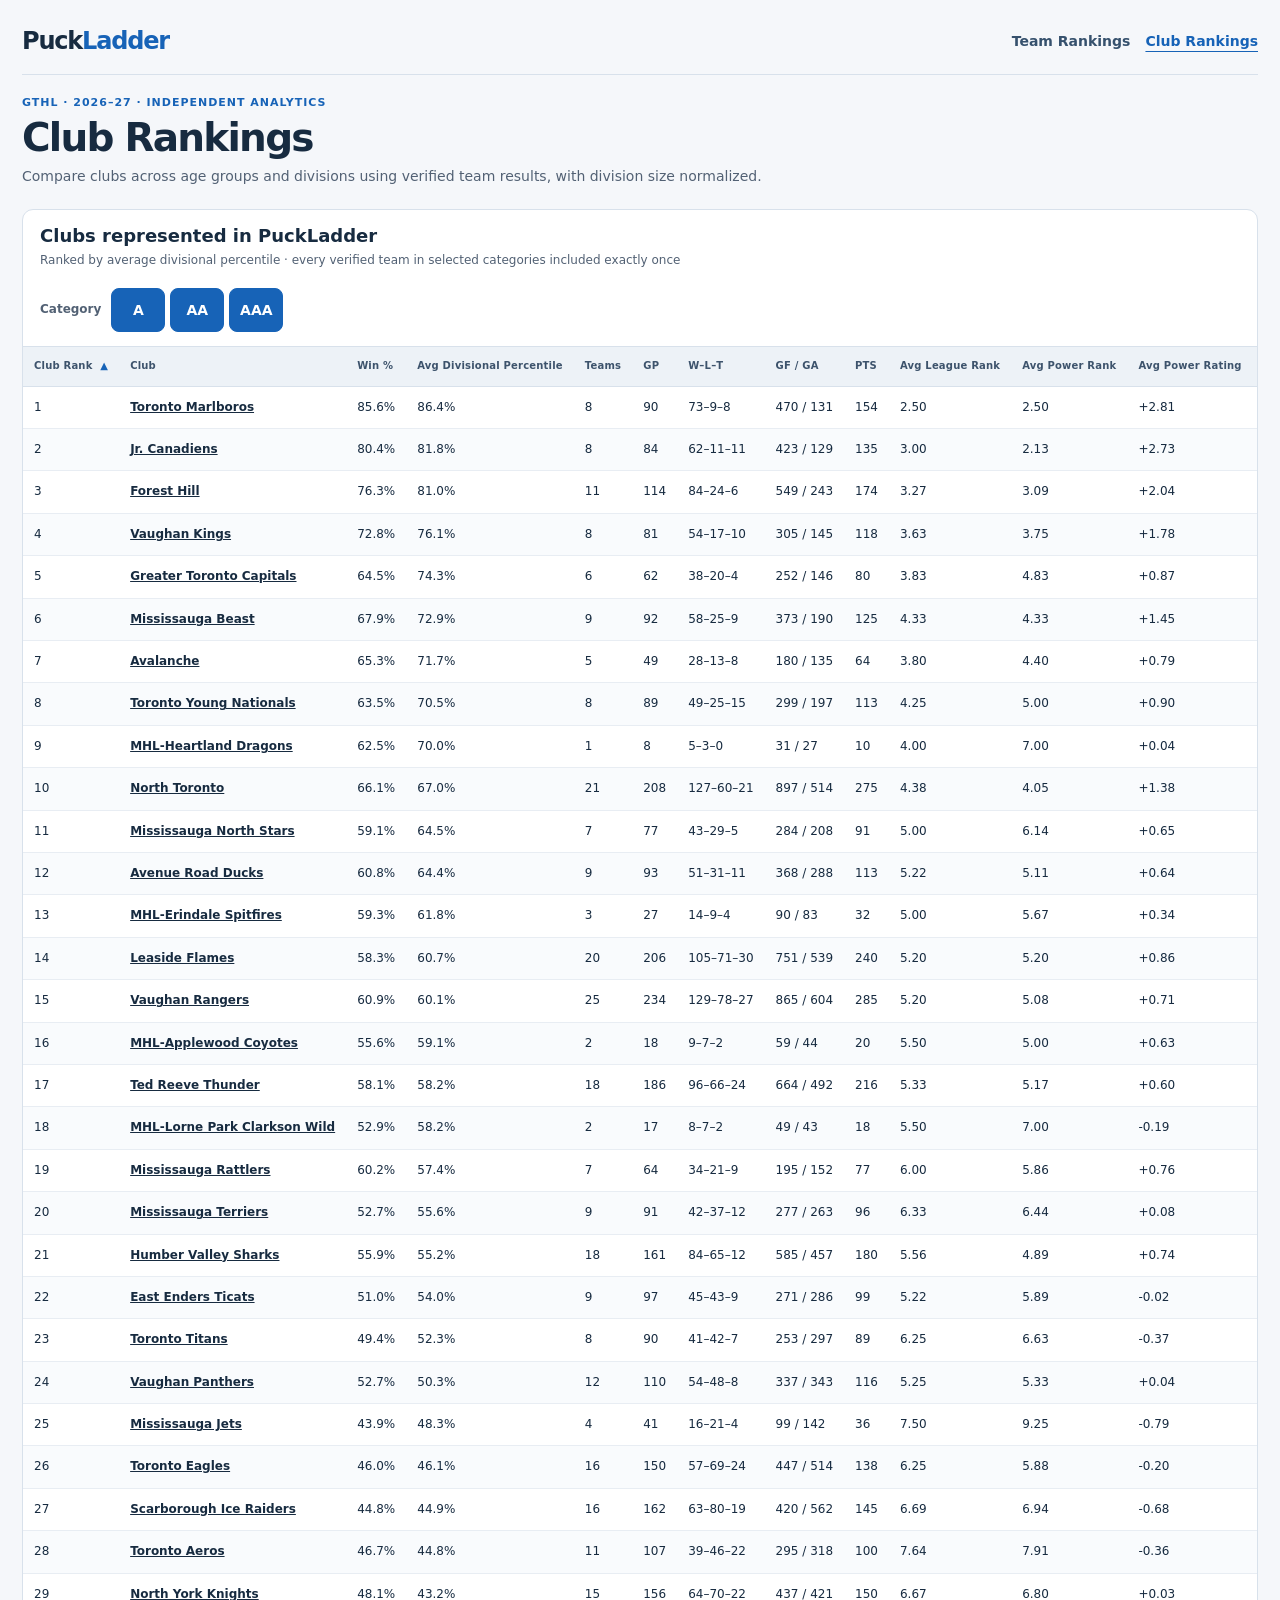
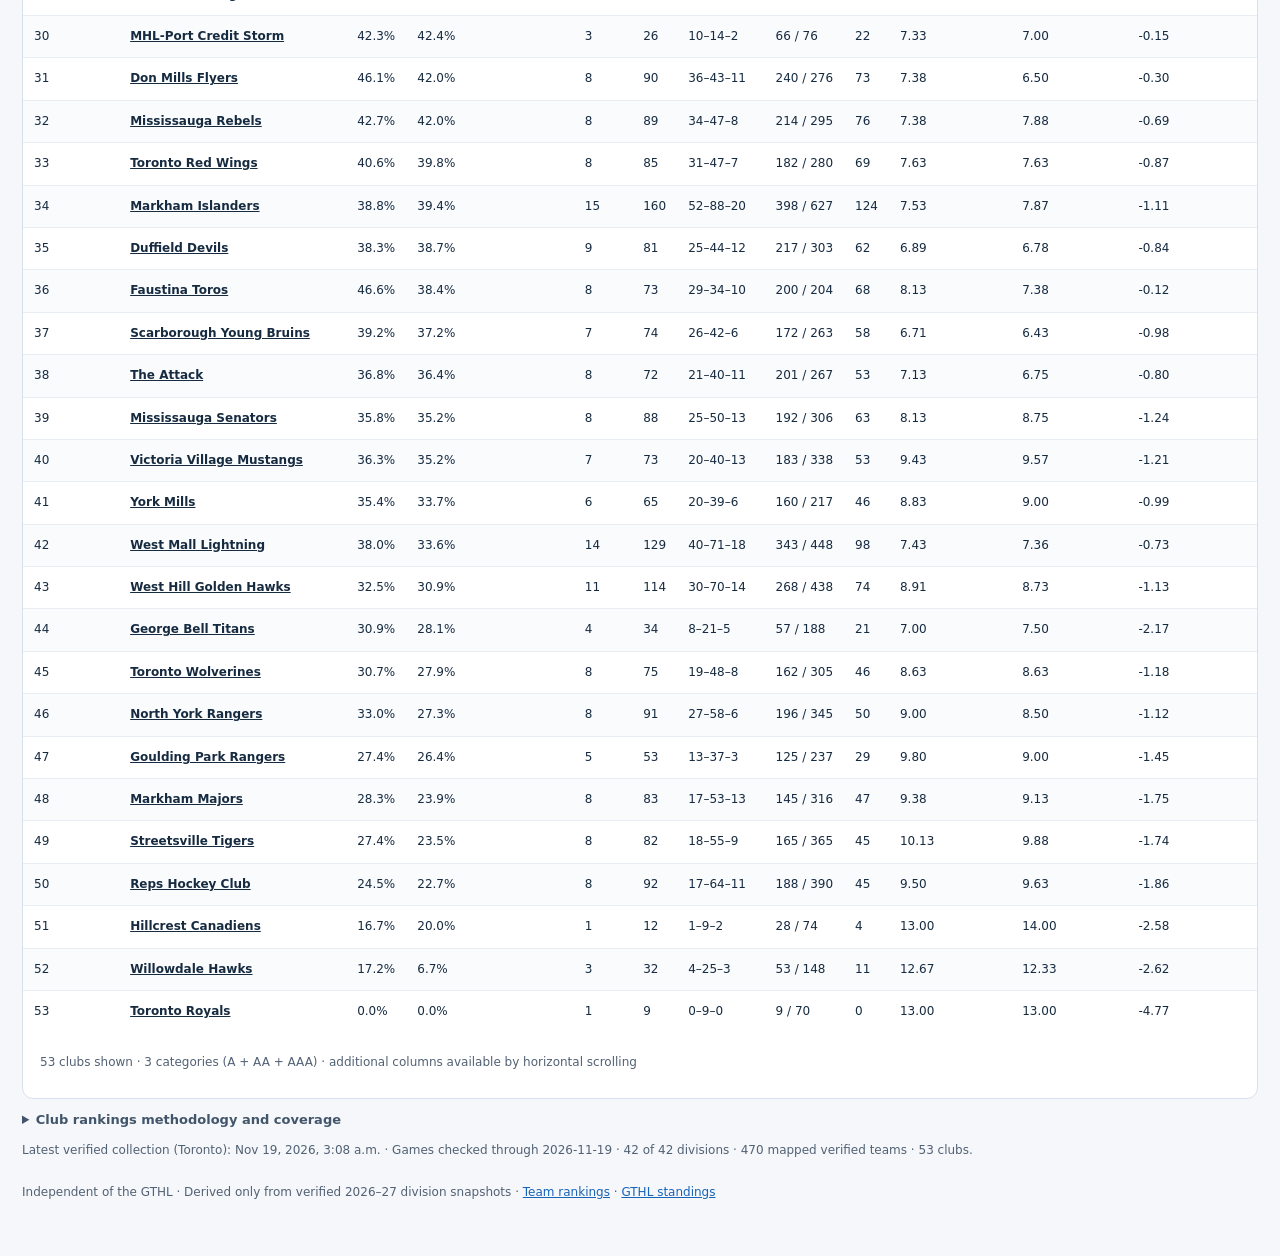
<file: clubs.html>
<!doctype html>
<html lang="en"><head><meta charset="utf-8"><meta name="viewport" content="width=device-width,initial-scale=1">
<title>Club Rankings · PuckLadder</title>
<meta name="description" content="Independent club rankings across verified GTHL divisions">
<link rel="stylesheet" href="./club-style.css"></head><body><main class="wrap">
<a class="skip" href="#clubContent">Skip to club statistics</a>
<nav><a class="brand" href="./index.html">Puck<span>Ladder</span></a><div class="navLinks"><a href="./index.html">Team Rankings</a><a href="./clubs.html" aria-current="page">Club Rankings</a></div></nav>
<header><div class="eyebrow">GTHL · 2026–27 · Independent analytics</div><h1>Club Rankings</h1><p>Compare clubs across age groups and divisions using verified team results, with division size normalized.</p></header>
<div class="notice" id="coverageNotice" hidden></div>
<section id="clubContent" class="panel"><div class="panelHead"><h2>Clubs represented in PuckLadder</h2><p>Ranked by average divisional percentile · every verified team in selected categories included exactly once</p></div>
<div class="categoryBar" role="group" aria-label="Filter club rankings by competitive category"><span class="categoryLabel">Category</span><div class="categoryToggles"><button type="button" class="categoryToggle is-selected" data-category="A" aria-pressed="true">A</button><button type="button" class="categoryToggle is-selected" data-category="AA" aria-pressed="true">AA</button><button type="button" class="categoryToggle is-selected" data-category="AAA" aria-pressed="true">AAA</button></div><span class="categoryProgress" id="categoryProgress" role="status" aria-live="polite" aria-atomic="true" hidden><span class="categorySpinner" aria-hidden="true"></span>Updating rankings…</span></div>
<div class="scroll" role="region" tabindex="0" aria-label="Sortable club rankings table"><table class="clubLeaders"><thead id="tableHead"></thead><tbody id="tableBody"><tr><td>Loading…</td></tr></tbody></table></div><p class="meta" id="rowCount"></p></section>
<details class="details"><summary>Club rankings methodology and coverage</summary><p>Each team receives a normalized divisional percentile of (division size − League Rank) ÷ (division size − 1) × 100. A club's score is the unweighted average of its eligible teams' percentiles. Divisions with fewer than two teams do not contribute to that average. Ties are broken by Club Win % and then lower average Power Rank. Category filters include only teams in the selected A, AA and/or AAA categories. A club's average considers its eligible teams equally, regardless of how many teams the club fields in a category. All averages use existing verified team-level values; no power ratings are recalculated.</p><p>Win % = (wins + 0.5 × ties) ÷ games × 100. Zero-game records have unavailable win percentages, never zero. Club rankings are generated solely from PuckLadder’s verified division datasets. Every included team is assigned to one club. Clubs absent from the verified data are excluded, and operating fewer teams or age groups does not lower coverage. GP, W, L, T, GF, GA and points are summed across included teams.</p><p>League Rank refers to published GTHL division position; Power Rank and Momentum are independent PuckLadder analytics. Average ranks are descriptive, not the club ranking formula.</p></details>
<p class="timestamp" id="verifiedAt">Checking verified collection timestamps…</p>
<footer class="footer">Independent of the GTHL · Derived only from verified 2026–27 division snapshots · <a href="./index.html">Team rankings</a> · <a href="https://gthlcanada.com/standing/">GTHL standings</a></footer>
</main><script src="./club-ui.js" defer></script></body></html>
</file>
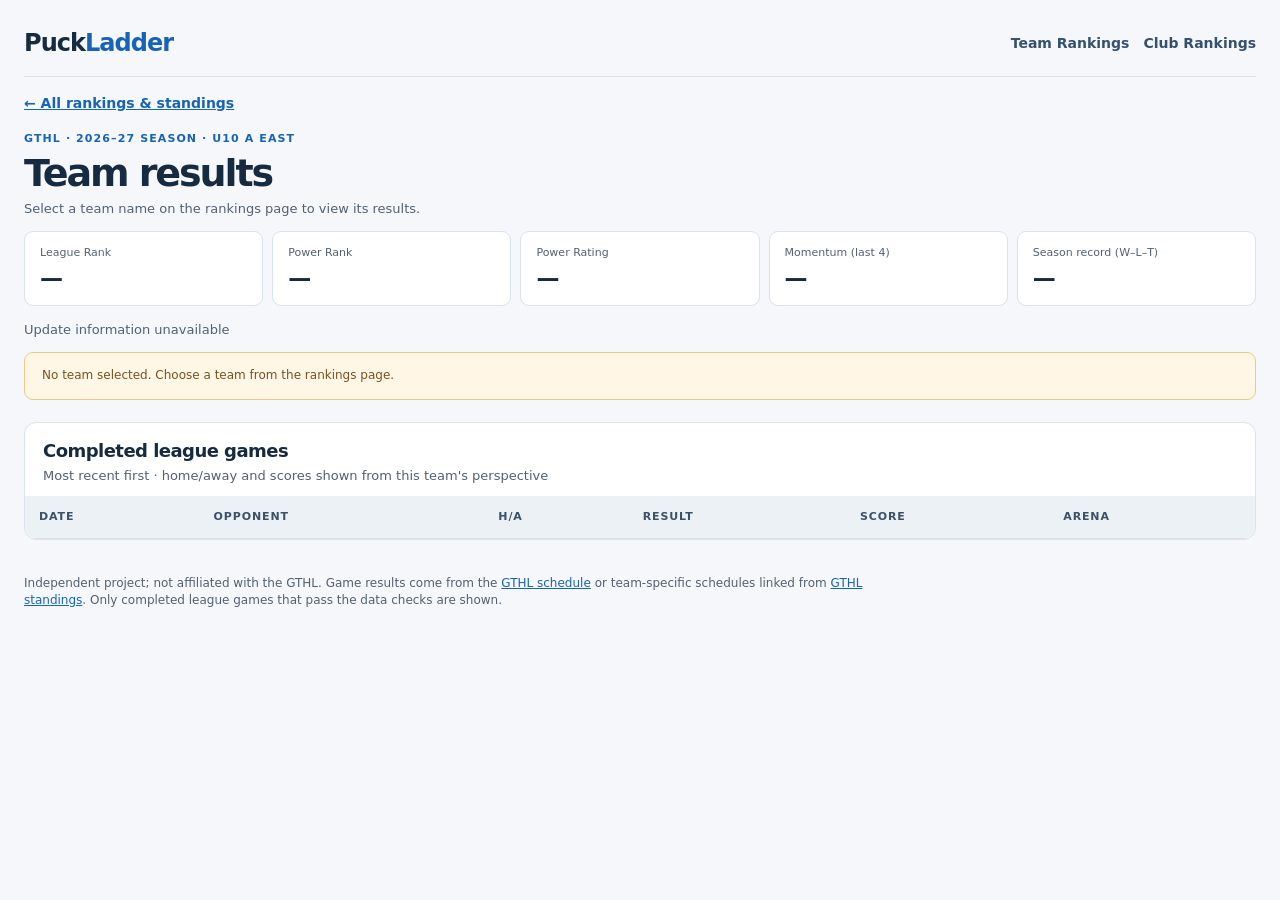
<file: team.html>
<!doctype html>
<html lang="en">
<head>
<meta charset="utf-8"/>
<meta name="viewport" content="width=device-width,initial-scale=1"/>
<title>Team game results · PuckLadder</title>
<meta name="description" content="PuckLadder youth hockey team game results, scores and season record."/>
<style>

:root{color-scheme:dark;--bg:#091626;--panel:#11273c;--muted:#94a9b9;--line:#234055;--fg:#f2f6fa;--accent:#71e8c1;--blue:#8dc7fc}*{box-sizing:border-box}body{margin:0;background:radial-gradient(ellipse at 88% -15%,#164761 0,transparent 55%),var(--bg);font:15px/1.55 system-ui,-apple-system,Segoe UI,sans-serif;color:var(--fg)}.wrap{max-width:1480px;margin:0 auto;padding:24px 26px 80px}nav{display:flex;align-items:center;justify-content:space-between;padding-bottom:24px;border-bottom:1px solid var(--line)}.brand{font-size:22px;font-weight:850;letter-spacing:-.04em}.brand span{color:var(--accent)}.navsmall{color:var(--muted);font-size:12px}.hero{padding:54px 0 27px}.kicker{text-transform:uppercase;letter-spacing:.18em;color:var(--accent);font-weight:750;font-size:11px}h1{font-size:clamp(34px,6vw,56px);letter-spacing:-.055em;line-height:1.08;margin:13px 0 14px}h1 em{font-style:normal;color:var(--blue)}.subtitle{max-width:720px;color:var(--muted)}.metrics{display:grid;grid-template-columns:repeat(4,1fr);gap:12px;margin:20px 0}.metric{border:1px solid var(--line);background:rgba(17,39,60,.8);padding:22px;border-radius:14px}.metric strong{display:block;font-size:27px;letter-spacing:-.04em}.metric small{display:block;color:var(--muted)}.status{padding:14px 17px;border:1px solid #376c5f;background:#102d2e;border-radius:9px;color:#b7f3df;font-size:13px;margin-bottom:22px}.status.warn{border-color:#916b31;background:#3a2817;color:#f9dda5}.panel{border:1px solid var(--line);background:#102236;border-radius:16px;overflow:hidden;margin:18px 0}.panelHead{padding:21px 24px;display:flex;align-items:center;justify-content:space-between;gap:16px;flex-wrap:wrap}.panelHead h2{font-size:19px;letter-spacing:-.03em;margin:0}.panelHead p{color:var(--muted);font-size:13px;margin:3px 0 0}.buttons{display:flex;gap:7px;align-items:center;flex-wrap:wrap}.buttons button{background:transparent;border:1px solid var(--line);color:var(--muted);padding:8px 11px;border-radius:8px;cursor:pointer}.buttons button.active{background:#23455d;color:#fff;border-color:#416a81}.buttons input{background:#091c2e;color:var(--fg);border:1px solid var(--line);border-radius:8px;padding:9px 12px;min-width:145px}table{width:100%;border-collapse:collapse;font-size:13px}thead{background:#172f45}th{text-align:left;font-weight:550;font-size:11px;text-transform:uppercase;letter-spacing:.08em;color:#9eb7c6;padding:13px 16px}td{padding:13px 16px;border-top:1px solid var(--line)}tr:hover td{background:#193247}.rank{font-size:18px;color:#fff;font-weight:750}.team{font-weight:700}.positive{color:#80edbe}.negative{color:#f0ad9d}.muted{color:var(--muted)}.tableScroll{overflow-x:auto}.label{font-size:10px;background:#22435c;border-radius:100px;padding:4px 9px;color:#bbd8e8}.footer{color:var(--muted);font-size:12px;max-width:850px;margin-top:35px}a{color:#8cd5ff}.loading{padding:30px;color:var(--muted)}.combinedTable{min-width:970px}.combinedTable th,.combinedTable td{padding:12px 10px;white-space:nowrap}.combinedTable .teamCell{min-width:190px;white-space:normal}.combinedTable .leagueHeading{color:var(--accent)}.combinedTable .powerHeading{color:var(--blue)}.combinedTable .rank{font-size:16px}.teamLink{color:var(--fg);text-decoration:none;border-bottom:1px solid #4f8eae}.teamLink:hover,.teamLink:focus-visible{color:var(--accent);border-color:var(--accent)}.helpText{color:var(--muted);font-size:12px;margin:10px 24px 18px}.tagline{font-size:18px;font-weight:700;color:var(--fg);margin:14px 0 8px}.intro{max-width:720px;color:var(--muted);margin:0}.record{white-space:nowrap}@media(max-width:750px){.wrap{padding:19px 13px 44px}.metrics{grid-template-columns:repeat(2,1fr)}.hero{padding:28px 0 17px}.metric{padding:15px}.panelHead{padding:16px}.hideMobile{display:none}td,th{padding:12px 9px}table{font-size:12px}}

.backLink{display:inline-block;margin-top:20px;font-size:14px;font-weight:700}.gameTable{min-width:650px}.gameTable .team{min-width:200px}.result{font-weight:800}.result.win{color:#80edbe}.result.loss{color:#f0ad9d}.result.tie{color:#b9cee4}.recordSummary{font-size:16px;color:var(--fg);margin-top:8px}.gameTable th,.gameTable td{padding:13px 14px}.siteLink{text-decoration:none;color:var(--fg)}.siteLink:hover{color:var(--accent)}
.freshnessSummary{margin:0 0 12px;color:var(--muted);font-size:13px}.freshnessSummary strong{color:var(--fg)}
/* Theme B: Team page shares Modern Scorebook visual tokens */
:root{color-scheme:light;--bg:#F5F7FA;--panel:#fff;--muted:#526174;--line:#DAE2EB;--fg:#172B40;--accent:#1763B7;--blue:#1763B7}
body{background:#F5F7FA;color:#172B40;font:14px/1.45 system-ui,-apple-system,"Segoe UI",sans-serif}
.wrap{max-width:1380px;padding:18px 24px 55px}
nav{padding:8px 0 15px;border-bottom:1px solid #DAE2EB}
.brand{font-size:24px}.brand span{color:#1763B7}.siteLink{color:#172B40}
.navsmall{color:#526174}.backLink{margin-top:16px;font-weight:650}
.hero{padding:18px 0 12px}.kicker{color:#1763B7;letter-spacing:.1em}
h1{font-size:clamp(27px,4vw,38px);margin:6px 0;color:#172B40}
.intro{font-size:13px;color:#526174}
.teamSummary{display:grid;grid-template-columns:repeat(5,minmax(0,1fr));gap:9px;margin:0 0 15px}
.teamStat{border:1px solid #DAE2EB;background:#fff;border-radius:9px;padding:13px 15px;min-width:0}
.teamStat small{display:block;color:#526174;font-size:11px;margin-bottom:4px}
.teamStat strong{display:block;color:#172B40;font-size:23px;line-height:1.2;font-variant-numeric:tabular-nums}
.panel{background:#fff;border-color:#DAE2EB;border-radius:12px;margin:12px 0}
.panelHead{padding:15px 18px 10px}.panelHead h2{color:#172B40;font-size:18px}.panelHead p{color:#526174}
thead{background:#ECF1F6}th{color:#3C5066;border-bottom:1px solid #DAE2EB}
td{color:#172B40;border-top-color:#E5EBF2}
tbody tr:nth-child(even){background:#F9FBFD}tr:hover td{background:#EAF2FB}
.result.win,.positive{color:#187A50}.result.loss,.negative{color:#B23E3E}.result.tie{color:#365B7D}
.status{background:#E9F5EF;border-color:#BEDDCE;color:#165939;font-size:12px}
.status.warn{background:#FFF6E5;border-color:#EBCB83;color:#79521F}
.freshnessSummary,.helpText,.footer{color:#526174}
a{color:#1763B7}
.gameTable{font-variant-numeric:tabular-nums}
.gameTable .team{color:#172B40}
@media(max-width:750px){
 .wrap{padding:10px 10px 36px}.hero{padding:12px 0}
 nav{padding:8px 2px 12px}.brand{font-size:21px}
 .teamSummary{grid-template-columns:repeat(2,minmax(0,1fr));gap:7px}
 .teamStat{padding:10px 12px}.teamStat strong{font-size:20px}
 .teamStat:last-child{grid-column:1 / -1}
 .panelHead{padding:12px}.panelHead h2{font-size:16px}
 .gameTable{min-width:650px}
 .gameTable th,.gameTable td{padding:11px 9px}
 .gameTable th:first-child,.gameTable td:first-child{position:sticky;left:0;z-index:2;background:#fff;min-width:98px;box-shadow:2px 0 0 #DAE2EB}
 .gameTable thead th:first-child{background:#ECF1F6;z-index:3}
 .gameTable tbody tr:nth-child(even) td:first-child{background:#F9FBFD}
}
.clubParent{font-size:13px;color:#526174;margin:8px 0 0}.clubParent a{font-weight:750}
.navLinks{display:flex;gap:14px;flex-wrap:wrap}.navLinks a{color:#36516d;text-decoration:none;font-weight:650}
.navLinks a:hover,.navLinks a:focus-visible{color:#1763b7;text-decoration:underline}
@media(max-width:750px){.navLinks{gap:8px}.navLinks a{font-size:12px}}
</style>
</head>
<body>
<main class="wrap">
<nav><div class="brand"><a class="siteLink" href="./index.html">Puck<span>Ladder</span></a></div><div class="navLinks"><a href="./index.html">Team Rankings</a><a href="./clubs.html">Club Rankings</a></div></nav>
<a class="backLink" id="backLink" href="./index.html">← All rankings &amp; standings</a>
<header class="hero">
<div class="kicker" id="divisionName">GTHL · 2026–27 season · U10 A East</div>
<h1 id="teamName">Team results</h1>
<p class="clubParent" id="clubParent" hidden>Club: <a id="clubLink" href="./clubs.html"></a></p>
<p class="intro" id="summary">Loading completed games...</p>
</header>
<section class="teamSummary" aria-label="Team season summary">
<div class="teamStat"><small>League Rank</small><strong id="teamLeagueRank">—</strong></div>
<div class="teamStat"><small>Power Rank</small><strong id="teamPowerRank">—</strong></div>
<div class="teamStat"><small>Power Rating</small><strong id="teamPowerRating">—</strong></div>
<div class="teamStat"><small>Momentum (last 4)</small><strong id="teamMomentum">—</strong></div>
<div class="teamStat"><small>Season record (W–L–T)</small><strong id="teamRecord">—</strong></div>
</section>
<p id="lastUpdated" class="freshnessSummary" aria-live="polite">Last verified update: checking…</p>
<div id="status" class="status warn">Loading verified GTHL results...</div>
<section class="panel">
<div class="panelHead"><div><h2>Completed league games</h2><p>Most recent first · home/away and scores shown from this team's perspective</p></div></div>
<div class="tableScroll">
<table class="gameTable">
<thead><tr><th>Date</th><th>Opponent</th><th>H/A</th><th>Result</th><th>Score</th><th>Arena</th></tr></thead>
<tbody id="games"><tr><td colspan="6" class="loading">Loading games...</td></tr></tbody>
</table>
</div>
<p id="teamDetailNote" class="helpText" hidden>† This dated result comes from the GTHL team schedule linked from league standings, rather than the division-wide schedule.</p>
</section>
<footer class="footer">Independent project; not affiliated with the GTHL. Game results come from the <a href="https://gthlcanada.com/schedule/">GTHL schedule</a> or team-specific schedules linked from <a href="https://gthlcanada.com/standing/">GTHL standings</a>. Only completed league games that pass the data checks are shown.</footer>
</main>
<script>
const $=id=>document.getElementById(id);
const DIVISIONS={
  'u10-a-east':{label:'GTHL U10 A East',path:'./data/latest.json'},
  'u10-a-west':{label:'GTHL U10 A West',path:'./data/u10-a-west.json'},
  'u10-aa-east':{label:'GTHL U10 AA East',path:'./data/u10-aa-east.json'},
  'u10-aa-west':{label:'GTHL U10 AA West',path:'./data/u10-aa-west.json'},
  'u10-aaa':{label:'GTHL U10 AAA',path:'./data/u10-aaa.json'},
  'u11-a-east':{label:'GTHL U11 A East',path:'./data/u11-a-east.json'},
  'u11-a-west':{label:'GTHL U11 A West',path:'./data/u11-a-west.json'},
  'u11-aa-east':{label:'GTHL U11 AA East',path:'./data/u11-aa-east.json'},
  'u11-aa-west':{label:'GTHL U11 AA West',path:'./data/u11-aa-west.json'},
  'u11-aaa':{label:'GTHL U11 AAA',path:'./data/u11-aaa.json'},
  'u12-a-east':{label:'GTHL U12 A East',path:'./data/u12-a-east.json'},
  'u12-a-west':{label:'GTHL U12 A West',path:'./data/u12-a-west.json'},
  'u12-aa-east':{label:'GTHL U12 AA East',path:'./data/u12-aa-east.json'},
  'u12-aa-west':{label:'GTHL U12 AA West',path:'./data/u12-aa-west.json'},
  'u12-aaa':{label:'GTHL U12 AAA',path:'./data/u12-aaa.json'},
  'u13-a-east':{label:'GTHL U13 A East',path:'./data/u13-a-east.json'},
  'u13-a-west':{label:'GTHL U13 A West',path:'./data/u13-a-west.json'},
  'u13-aa-east':{label:'GTHL U13 AA East',path:'./data/u13-aa-east.json'},
  'u13-aa-west':{label:'GTHL U13 AA West',path:'./data/u13-aa-west.json'},
  'u13-aaa':{label:'GTHL U13 AAA',path:'./data/u13-aaa.json'},
  'u14-a-east':{label:'GTHL U14 A East',path:'./data/u14-a-east.json'},
  'u14-a-west':{label:'GTHL U14 A West',path:'./data/u14-a-west.json'},
  'u14-aa-east':{label:'GTHL U14 AA East',path:'./data/u14-aa-east.json'},
  'u14-aa-west':{label:'GTHL U14 AA West',path:'./data/u14-aa-west.json'},
  'u14-aaa':{label:'GTHL U14 AAA',path:'./data/u14-aaa.json'},
  'u15-a-east':{label:'GTHL U15 A East',path:'./data/u15-a-east.json'},
  'u15-a-west':{label:'GTHL U15 A West',path:'./data/u15-a-west.json'},
  'u15-aa-east':{label:'GTHL U15 AA East',path:'./data/u15-aa-east.json'},
  'u15-aa-west':{label:'GTHL U15 AA West',path:'./data/u15-aa-west.json'},
  'u15-aaa':{label:'GTHL U15 AAA',path:'./data/u15-aaa.json'},
  'u16-a-east':{label:'GTHL U16 A East',path:'./data/u16-a-east.json'},
  'u16-a-west':{label:'GTHL U16 A West',path:'./data/u16-a-west.json'},
  'u16-aa-east':{label:'GTHL U16 AA East',path:'./data/u16-aa-east.json'},
  'u16-aa-west':{label:'GTHL U16 AA West',path:'./data/u16-aa-west.json'},
  'u16-aaa':{label:'GTHL U16 AAA',path:'./data/u16-aaa.json'},
  'u17-a-east':{label:'GTHL U17 A East',path:'./data/u17-a-east.json'},
  'u17-a-west':{label:'GTHL U17 A West',path:'./data/u17-a-west.json'},
  'u17-aa':{label:'GTHL U17 AA',path:'./data/u17-aa.json'},
  'u18-a-east':{label:'GTHL U18 A East',path:'./data/u18-a-east.json'},
  'u18-a-west':{label:'GTHL U18 A West',path:'./data/u18-a-west.json'},
  'u18-aa':{label:'GTHL U18 AA',path:'./data/u18-aa.json'},
  'u18-aaa':{label:'GTHL U18 AAA',path:'./data/u18-aaa.json'}
};
function addCell(row,value,cls){
  const cell=document.createElement('td');
  cell.textContent=String(value??'—');
  if(cls)cell.className=cls;
  row.appendChild(cell);
}

function torontoDayAge(iso){
  if(!/^\d{4}-\d{2}-\d{2}$/.test(iso||''))return null;
  const parts=new Intl.DateTimeFormat('en-CA',{timeZone:'America/Toronto',year:'numeric',month:'2-digit',day:'2-digit'}).formatToParts(new Date());
  const values=Object.fromEntries(parts.filter(p=>p.type!=='literal').map(p=>[p.type,p.value]));
  const today=Date.UTC(Number(values.year),Number(values.month)-1,Number(values.day));
  const then=Date.parse(iso+'T00:00:00Z');
  if(!Number.isFinite(then))return null;
  const days=Math.round((today-then)/86400000);
  return days>=0?days:null;
}
function torontoUpdateLabel(iso){
  if(!iso)return 'Collection time unavailable';
  const d=new Date(iso);
  if(!Number.isFinite(d.getTime()))return 'Collection time unavailable';
  return new Intl.DateTimeFormat('en-CA',{timeZone:'America/Toronto',year:'numeric',month:'short',day:'numeric',hour:'numeric',minute:'2-digit',timeZoneName:'short'}).format(d);
}

async function showTeam(){
  try{
    const query=new URLSearchParams(window.location.search);
    const team=query.get('team');
    const requested=query.get('division');
    const slug=Object.prototype.hasOwnProperty.call(DIVISIONS,requested)?requested:'u10-a-east';
    $('divisionName').textContent='GTHL · 2026–27 season · '+DIVISIONS[slug].label.replace('GTHL ','');
    $('backLink').href='./index.html'+(slug==='u10-a-east'?'':'?division='+encodeURIComponent(slug));
    if(!team)throw new Error('No team selected. Choose a team from the rankings page.');
    const response=await fetch(DIVISIONS[slug].path,{cache:'no-cache'});
    if(response.status===404)throw new Error('No reconciled game results have been published for '+DIVISIONS[slug].label+'.');
    if(!response.ok)throw new Error('HTTP '+response.status);
    const data=await response.json();
    if(data.division!==DIVISIONS[slug].label)throw new Error('Division mismatch — results are not displayed.');
    if(data.status!=='verified_against_official_GTHL_standings'||!data.quality?.rankings_published)
      throw new Error('The latest results have not passed verification.');
    if(!data.standings?.some(s=>s.team===team)||!Array.isArray(data.games))
      throw new Error('Team not found in verified GTHL standings.');
    $('teamName').textContent=team;
    document.title=team+' Game Results · PuckLadder';
    const leagueIndex=data.standings.findIndex(s=>s.team===team);
    const standing=data.standings[leagueIndex];
    const rating=data.rankings?.find(r=>r.team===team);
    if(!rating||leagueIndex<0)throw new Error('Team ratings unavailable in verified snapshot.');
    $('teamLeagueRank').textContent='#'+(leagueIndex+1);
    $('teamPowerRank').textContent='#'+rating.rank;
    const formattedRating=value=>{const n=Number(value);return Number.isFinite(n)?(n>0?'+':'')+n.toFixed(2):'—';};
    $('teamPowerRating').textContent=formattedRating(rating.power_rating);
    $('teamMomentum').textContent=formattedRating(rating.momentum_rating);
    $('teamMomentum').setAttribute('aria-label','Opponent-adjusted rating from the most recent four games; not rank movement');
    $('teamRecord').textContent=standing.w+'–'+standing.l+'–'+standing.t;
    const games=data.games.filter(g=>g.home===team||g.away===team).sort((a,b)=>b.date.localeCompare(a.date));
    let wins=0,losses=0,ties=0;
    const body=$('games');body.replaceChildren();
    for(const game of games){
      const home=game.home===team;
      const opponent=home?game.away:game.home;
      const forGoals=Number(home?game.home_score:game.away_score);
      const againstGoals=Number(home?game.away_score:game.home_score);
      const outcome=forGoals>againstGoals?'W':forGoals<againstGoals?'L':'T';
      if(outcome==='W')wins++;else if(outcome==='L')losses++;else ties++;
      const row=document.createElement('tr');
      addCell(row,game.date+(game.source==='gthl_team_detail'?' †':''));
      addCell(row,opponent,'team');
      addCell(row,home?'Home':'Away');
      addCell(row,outcome,'result '+(outcome==='W'?'win':outcome==='L'?'loss':'tie'));
      addCell(row,forGoals+' – '+againstGoals);
      addCell(row,game.arena||'—','muted');
      body.appendChild(row);
    }
    if(!games.length){
      const row=document.createElement('tr'),cell=document.createElement('td');
      cell.colSpan=6;cell.className='loading';cell.textContent='No completed games yet';
      row.appendChild(cell);body.appendChild(row);
    }
    $('teamDetailNote').hidden=!games.some(g=>g.source==='gthl_team_detail');
    $('summary').textContent=games.length+' completed league games · '+wins+' wins · '+losses+' losses · '+ties+' ties';
    const daysOld=torontoDayAge(data.as_of_toronto);
    const stale=daysOld===null||daysOld>2;
    const state=$('status');state.className=stale?'status warn':'status';
    state.textContent='Verified GTHL league games · games checked through '+data.as_of_toronto+
      (stale?' · ⚠ Rankings may be stale ('+(daysOld===null?'date unavailable':daysOld+' days old')+'). Showing the last verified results.':'');
    $('lastUpdated').textContent='Last verified collection time unavailable · games checked through '+data.as_of_toronto;
    try{
      const freshnessResponse=await fetch('./data/freshness.json',{cache:'no-store'});
      if(freshnessResponse.ok){
        const manifest=await freshnessResponse.json();
        const entry=manifest.divisions?.[slug];
        if(entry?.as_of_toronto===data.as_of_toronto)
          $('lastUpdated').textContent='Last verified update (Toronto): '+torontoUpdateLabel(entry.collected_at_utc);
      }
    }catch(error){
      // Missing manifest never hides otherwise verified team game results.
    }
    // Club navigation is additive. A missing club export never hides team data.
    try{
      const clubsResponse=await fetch('./data/clubs.json',{cache:'no-cache'});
      if(clubsResponse.ok){
        const clubs=await clubsResponse.json();
        if(clubs.season==='2026–27'&&Array.isArray(clubs.clubs)){
          const matched=clubs.clubs.filter(c=>c.teams?.some(row=>row.slug===slug&&row.team===team));
          if(matched.length===1){
            $('clubLink').textContent=matched[0].name;
            $('clubLink').href='./club.html?club='+encodeURIComponent(matched[0].slug);
            $('clubParent').hidden=false;
          }
        }
      }
    }catch(error){
      // Existing verified game results remain available.
    }
  }catch(error){
    $('status').className='status warn';
    $('status').textContent=error.message;
    $('lastUpdated').textContent='Update information unavailable';
    $('summary').textContent='Select a team name on the rankings page to view its results.';
    $('games').replaceChildren();
    for(const id of ['teamLeagueRank','teamPowerRank','teamPowerRating','teamMomentum','teamRecord'])$(id).textContent='—';
  }
}
showTeam();
</script>
</body>
</html>
</file>
<file: club-style.css>
:root{color-scheme:light;--bg:#f5f7fa;--panel:#fff;--ink:#172b40;--muted:#526174;--line:#d8e1eb;--accent:#1763b7;--good:#187a50;--bad:#a83b38}
*{box-sizing:border-box}html{scroll-behavior:smooth}body{margin:0;background:var(--bg);color:var(--ink);font:14px/1.45 system-ui,-apple-system,"Segoe UI",sans-serif}.wrap{max-width:1400px;margin:auto;padding:17px 22px 55px}
nav{display:flex;align-items:center;justify-content:space-between;gap:15px;border-bottom:1px solid var(--line);padding:7px 0 15px}.brand{font-size:24px;font-weight:850;letter-spacing:-.05em;color:var(--ink);text-decoration:none}.brand span{color:var(--accent)}.navLinks{display:flex;flex-wrap:wrap;gap:15px}.navLinks a{color:#36516d;text-decoration:none;font-weight:650}.navLinks a[aria-current="page"]{color:var(--accent);text-decoration:underline;text-underline-offset:5px}a{color:var(--accent)}a:hover{text-decoration:underline}.skip{position:absolute;left:8px;top:-100px;background:var(--accent);color:white;padding:8px;z-index:40}.skip:focus{top:8px}
header{padding:20px 0 10px}.eyebrow{font-size:11px;letter-spacing:.09em;text-transform:uppercase;color:var(--accent);font-weight:800}h1{font-size:clamp(27px,3.5vw,39px);line-height:1.12;letter-spacing:-.045em;margin:5px 0 7px}header p{color:var(--muted);margin:0;max-width:850px}.panel{background:var(--panel);border:1px solid var(--line);border-radius:11px;margin:12px 0;overflow:hidden}.panelHead{padding:13px 17px 10px}.panelHead h2{font-size:18px;margin:0 0 3px}.panelHead p{color:var(--muted);font-size:12px;margin:0}
.controls{display:flex;align-items:center;flex-wrap:wrap;gap:10px;padding:8px 17px 14px}.controls label{color:var(--muted);font-size:12px;font-weight:700}select{font:inherit;background:white;color:var(--ink);border:1px solid #b5c4d4;border-radius:7px;min-height:42px;padding:8px 12px}
.scroll{overflow-x:auto;overscroll-behavior-x:contain;scrollbar-color:#b0c2d4 #f5f7fa}table{border-collapse:collapse;width:100%;min-width:1100px;font-size:12px;font-variant-numeric:tabular-nums}thead{background:#edf2f7}th{padding:12px 11px;text-align:left;color:#3d536c;font-size:10px;letter-spacing:.02em;white-space:nowrap;border-bottom:1px solid var(--line)}td{padding:12px 11px;border-top:1px solid #e8edf3;white-space:nowrap}tbody tr:nth-child(even){background:#f9fbfd}tbody tr:hover{background:#eaf2fb}th:first-child,td:first-child{position:sticky;left:0;z-index:2;background:#fff}thead th:first-child{background:#edf2f7;z-index:3}tbody tr:nth-child(even) td:first-child{background:#f9fbfd}
th button{background:transparent;border:0;color:inherit;cursor:pointer;text-align:left;font:inherit;font-weight:inherit;letter-spacing:inherit;padding:0}th button:hover{color:var(--accent)}th button:focus-visible,a:focus-visible,select:focus-visible{outline:2px solid var(--accent);outline-offset:3px}th button .arrow{color:var(--accent);margin-left:4px}.name{font-weight:750;color:#172b40}.provisional{color:#905b16}.good{color:var(--good);font-weight:700}.warn{color:#915b1c}.pill{display:inline-block;border-radius:99px;padding:2px 7px;background:#eef5fc;color:#1d578b;font-size:11px;font-weight:650}.pill.partial{color:#85581f;background:#fff3d9}.pill.missing{color:#8d3732;background:#feeceb}.pill.count-discrepancy{color:#8d3732;background:#feeceb}
.meta{color:var(--muted);font-size:12px;padding:10px 17px 14px}.notice{border-left:3px solid #d79d39;background:#fff8ea;padding:11px 14px;margin:9px 0;color:#6e521f;font-size:13px}.notice[hidden]{display:none}.stats{display:grid;grid-template-columns:repeat(6,minmax(0,1fr));gap:9px;margin:11px 0}.stat{padding:13px;background:#fff;border:1px solid var(--line);border-radius:9px}.stat small{display:block;color:var(--muted);font-size:11px}.stat strong{display:block;font-size:19px;margin-top:5px;font-variant-numeric:tabular-nums}.details{margin:12px 0;color:#42556a;font-size:13px}.details summary{cursor:pointer;font-weight:750}.details p{margin:7px 0}.empty{padding:25px;color:var(--muted)}.footer{font-size:12px;color:var(--muted);margin-top:25px}.back{display:inline-block;margin-top:15px;font-weight:700}.timestamp{font-size:12px;color:var(--muted);margin:12px 0}
@media(max-width:750px){.wrap{padding:10px 10px 36px}nav{padding:7px 0 12px}.brand{font-size:21px}.navLinks{gap:9px}.navLinks a{font-size:12px}header{padding:14px 0 6px}.panelHead{padding:12px}.panelHead h2{font-size:16px}.controls{padding:7px 12px 11px}.controls select{flex:1;min-width:0}.stats{grid-template-columns:repeat(2,minmax(0,1fr));gap:6px}.stat{padding:10px}.stat strong{font-size:17px}.scroll table{font-size:11px}th,td{padding:10px 8px}.scroll th:first-child,.scroll td:first-child{min-width:110px;max-width:135px;white-space:normal;overflow-wrap:anywhere}.scroll th:nth-child(2),.scroll td:nth-child(2){position:sticky;left:115px;z-index:2;background:white;box-shadow:2px 0 0 var(--line)}.scroll thead th:nth-child(2){z-index:3;background:#edf2f7}.scroll tbody tr:nth-child(even) td:nth-child(2){background:#f9fbfd}.scroll tbody tr:hover td:nth-child(2){background:#eaf2fb}.scroll th:first-child,.scroll td:first-child{width:115px;min-width:115px;max-width:115px}.notice{font-size:12px}}
@media(prefers-reduced-motion:reduce){html{scroll-behavior:auto}}

/* Prioritize the four decision-making fields on small screens. */
@media(max-width:750px){
 .clubLeaders th,.clubTeams th{white-space:normal;line-height:1.15}
 .clubLeaders th:nth-child(-n+4),.clubLeaders td:nth-child(-n+4),
 .clubTeams th:nth-child(-n+4),.clubTeams td:nth-child(-n+4){
   position:sticky;z-index:4;background:#fff;box-shadow:1px 0 0 var(--line);
 }
 .clubLeaders thead th:nth-child(-n+4),.clubTeams thead th:nth-child(-n+4){z-index:5;background:#edf2f7}
 .clubLeaders tbody tr:nth-child(even) td:nth-child(-n+4),
 .clubTeams tbody tr:nth-child(even) td:nth-child(-n+4){background:#f9fbfd}
 .clubLeaders th:nth-child(1),.clubLeaders td:nth-child(1){left:0;width:48px;min-width:48px;max-width:48px}
 .clubLeaders th:nth-child(2),.clubLeaders td:nth-child(2){left:48px;width:112px;min-width:112px;max-width:112px}
 .clubLeaders th:nth-child(3),.clubLeaders td:nth-child(3){left:160px;width:61px;min-width:61px;max-width:61px}
 .clubLeaders th:nth-child(4),.clubLeaders td:nth-child(4){left:221px;width:83px;min-width:83px;max-width:83px}
 .clubTeams th:nth-child(1),.clubTeams td:nth-child(1){left:0;width:132px;min-width:132px;max-width:132px}
 .clubTeams th:nth-child(2),.clubTeams td:nth-child(2){left:132px;width:53px;min-width:53px;max-width:53px}
 .clubTeams th:nth-child(3),.clubTeams td:nth-child(3){left:185px;width:61px;min-width:61px;max-width:61px}
 .clubTeams th:nth-child(4),.clubTeams td:nth-child(4){left:246px;width:79px;min-width:79px;max-width:79px}
 .clubLeaders td:nth-child(2),.clubTeams td:nth-child(1){white-space:normal;overflow-wrap:anywhere}
 .provisional{font-size:11px}
}




/* Club category selector: accessible buttons, 44px touch targets, subtle busy cue. */
.categoryBar{display:flex;align-items:center;flex-wrap:wrap;gap:10px;padding:9px 17px 14px;border-bottom:1px solid var(--line)}
.categoryLabel{font-size:12px;font-weight:750;color:var(--muted)}
.categoryToggles{display:inline-flex;gap:5px;flex-wrap:wrap}
.categoryToggle{min-width:54px;min-height:44px;border-radius:8px;border:1px solid #a8bdcf;background:#f5f8fb;color:#42566a;font:inherit;font-weight:800;cursor:pointer;transition:background-color .1s,color .1s,border-color .1s}
.categoryToggle:hover{border-color:var(--accent)}
.categoryToggle.is-selected{background:var(--accent);color:white;border-color:var(--accent)}
.categoryToggle:focus-visible{outline:3px solid #48a1e8;outline-offset:2px}
.categoryProgress{display:inline-flex;align-items:center;gap:7px;font-size:12px;color:var(--muted);margin-left:4px}
.categoryProgress[hidden]{display:none}
.categorySpinner{width:12px;height:12px;border:2px solid #b4c9df;border-top-color:var(--accent);border-radius:50%;animation:category-spin .75s linear infinite}
@keyframes category-spin{to{transform:rotate(360deg)}}
@media(max-width:750px){.categoryBar{padding:9px 12px 12px;gap:8px}.categoryToggle{min-width:52px}}
@media(prefers-reduced-motion:reduce){.categorySpinner{animation:none;border-color:var(--accent)}}
</file>
